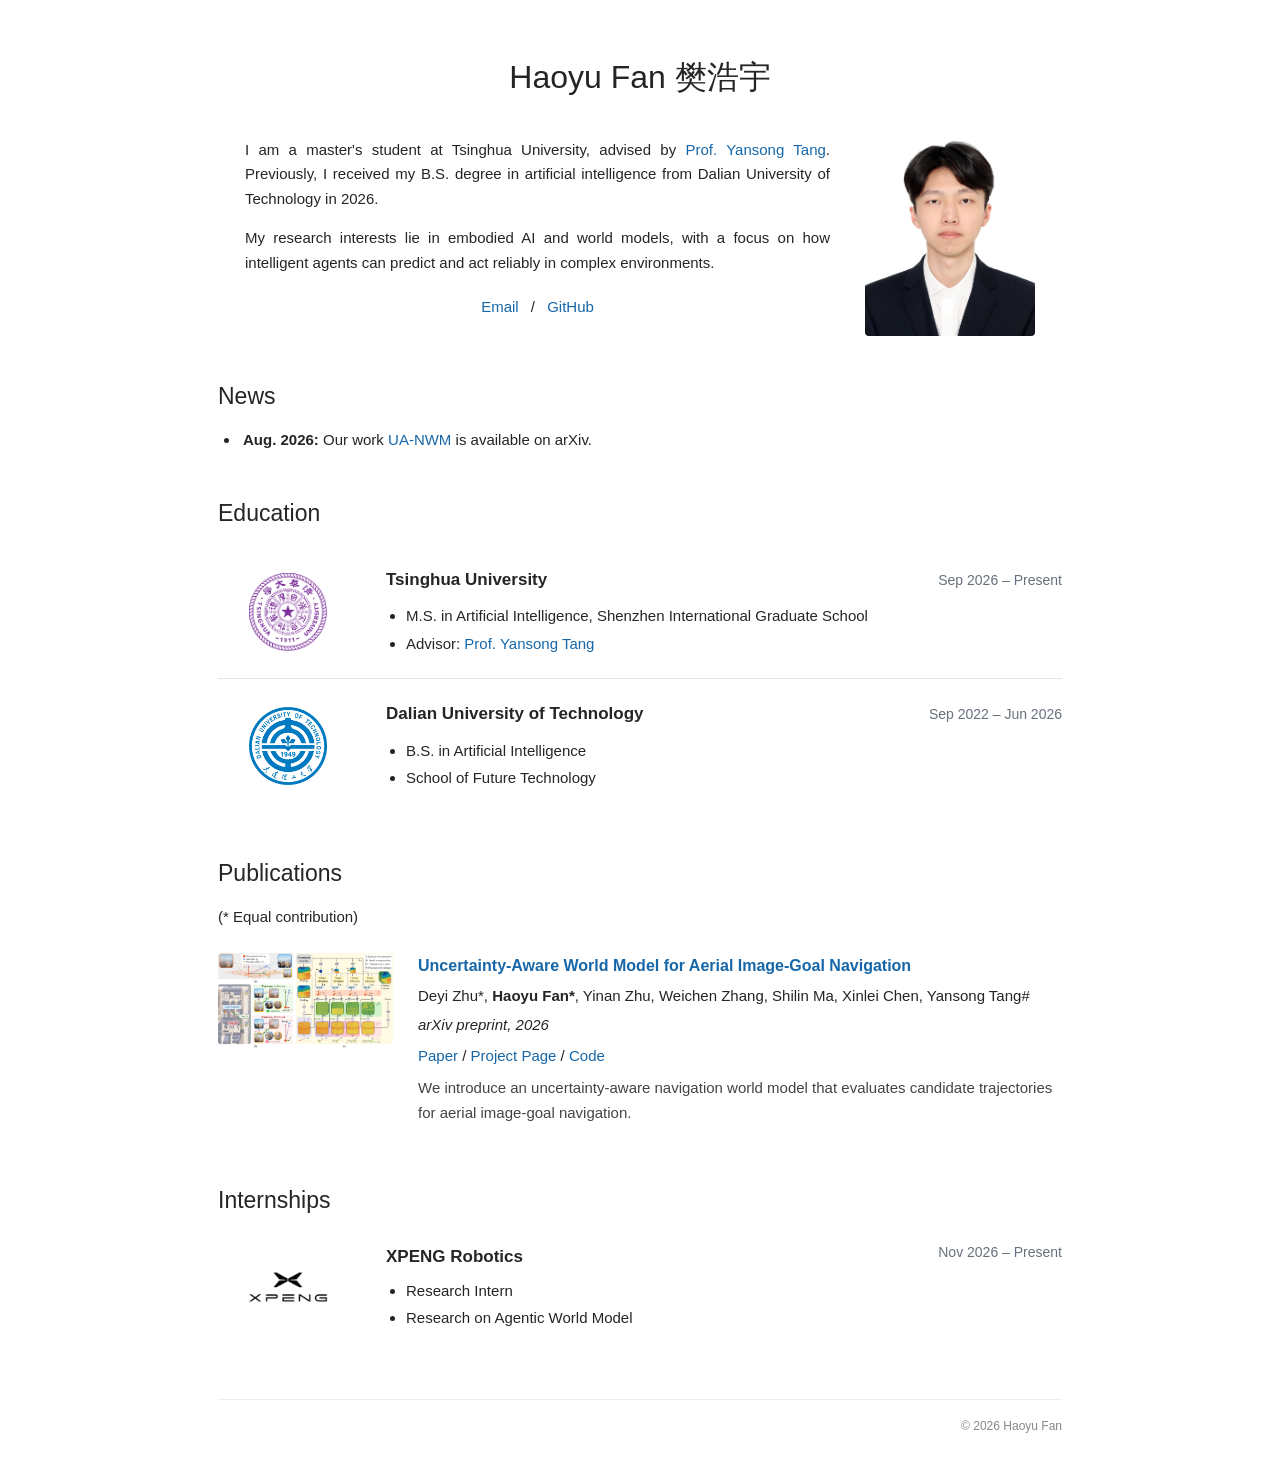
<file: index.html>
<!doctype html>
<html lang="en">
<head>
<meta charset="utf-8"><meta name="viewport" content="width=device-width, initial-scale=1">
<meta name="description" content="Haoyu Fan's academic homepage: embodied AI and world models.">
<title>Haoyu Fan</title>
<link rel="icon" href="favicon.svg" type="image/svg+xml">
<style>
*{box-sizing:border-box}body{margin:0;background:#fff;color:#252525;font-family:Arial,Helvetica,sans-serif;font-size:15px;line-height:1.65}main{max-width:900px;margin:0 auto;padding:58px 28px 35px}a{color:#1767a8;text-decoration:none}a:hover{text-decoration:underline}h1{font-size:32px;line-height:1.2;font-weight:500;margin:0 0 25px;text-align:center}h2{font-size:23px;line-height:1.3;font-weight:500;margin:46px 0 16px}p{margin:0 0 14px}.intro{max-width:790px;margin:auto}.intro-content{display:grid;grid-template-columns:1fr 170px;gap:35px;align-items:center}.portrait{width:170px;height:215px;object-fit:cover;object-position:center 32%;border-radius:4px}.publication img{width:175px;height:auto;display:block}.intro p{text-align:justify}.links{text-align:center;margin-top:20px}.links a{margin:0 8px}.news{padding-left:22px;margin:0}.news li{padding-left:3px}.publication{display:grid;grid-template-columns:175px 1fr;gap:25px;align-items:start;margin-top:23px}.thumbnail{height:118px;background:#f1f5f6;display:flex;align-items:center;justify-content:center;color:#628195;font-size:21px;letter-spacing:.04em;border:1px solid #e3e9ec}.pub-title{font-size:16px;font-weight:700;color:#1767a8}.authors{margin-top:5px}.venue{font-style:italic;margin-top:4px}.pub-links{margin-top:6px}.description{margin-top:8px;color:#444}.entry{display:grid;grid-template-columns:140px 1fr;gap:28px;align-items:center;margin:25px 0 32px}.entry-logo{width:110px;height:110px;object-fit:contain;justify-self:center}.entry-logo.company{width:130px;height:80px}.entry-date{color:#66717c;font-size:14px}.entry-title{font-size:17px;font-weight:700;margin:2px 0}.entry-details{margin:0}.entry-top{display:flex;justify-content:space-between;gap:15px;flex-wrap:wrap}.entry ul{padding-left:20px;margin:6px 0 0}.entry li{margin:3px 0}.education .entry{padding:19px 0;margin:0;grid-template-columns:140px 1fr}.education .entry + .entry{border-top:1px solid #e4e6e8}.education .entry-logo{width:78px;height:78px}.education .entry-top{align-items:baseline}.education .entry ul{margin-top:8px}@media(max-width:600px){.education .entry{grid-template-columns:72px 1fr}.education .entry-logo{width:58px;height:58px}}footer{border-top:1px solid #eee;margin-top:65px;padding-top:17px;text-align:right;color:#888;font-size:12px}@media(max-width:600px){.entry{grid-template-columns:72px 1fr;gap:17px}.entry-logo{width:68px;height:68px}.entry-logo.company{width:72px;height:58px}.intro-content{grid-template-columns:1fr}.portrait{grid-row:1;width:140px;height:175px;justify-self:center}main{padding:40px 22px}h1{font-size:29px}.publication{grid-template-columns:1fr;gap:13px}.thumbnail{width:175px;height:105px}.intro p{text-align:left}h2{margin-top:38px}}
</style>
</head>
<body><main>
<header class="intro">
<h1>Haoyu Fan <span lang="zh">樊浩宇</span></h1>
<div class="intro-content"><div><p>I am a master's student at Tsinghua University, advised by <a href="https://andytang15.github.io/">Prof. Yansong Tang</a>. Previously, I received my B.S. degree in artificial intelligence from Dalian University of Technology in 2026.</p>
<p>My research interests lie in embodied AI and world models, with a focus on how intelligent agents can predict and act reliably in complex environments.</p>
<div class="links"><a href="mailto:fhy20040811@163.com">Email</a> / <a href="https://github.com/FanG0D">GitHub</a></div></div><img class="portrait" src="profile.jpg" alt="Portrait of Haoyu Fan"></div>
</header>
<section><h2>News</h2><ul class="news"><li><strong>Aug. 2026:</strong> Our work <a href="https://duryi.github.io/UA-NWM-Project-Page/">UA-NWM</a> is available on arXiv.</li></ul></section>
<section class="education"><h2>Education</h2>
<article class="entry"><img class="entry-logo" src="tsinghua.png" alt="Tsinghua University emblem"><div><div class="entry-top"><div class="entry-title">Tsinghua University</div><div class="entry-date">Sep 2026 – Present</div></div><ul><li>M.S. in Artificial Intelligence, Shenzhen International Graduate School</li><li>Advisor: <a href="https://andytang15.github.io/">Prof. Yansong Tang</a></li></ul></div></article>
<article class="entry"><img class="entry-logo" src="dut.png" alt="Dalian University of Technology emblem"><div><div class="entry-top"><div class="entry-title">Dalian University of Technology</div><div class="entry-date">Sep 2022 – Jun 2026</div></div><ul><li>B.S. in Artificial Intelligence</li><li>School of Future Technology</li></ul></div></article>
</section>
<section><h2>Publications</h2><p>(* Equal contribution)</p>
<article class="publication"><img src="ua-nwm-figure3.png" alt="Figure 3 from UA-NWM, illustrating uncertainty-aware trajectory scoring and hierarchical error projection"><div><a class="pub-title" href="https://arxiv.org/abs/2608.05597">Uncertainty-Aware World Model for Aerial Image-Goal Navigation</a><div class="authors">Deyi Zhu*, <strong>Haoyu Fan*</strong>, Yinan Zhu, Weichen Zhang, Shilin Ma, Xinlei Chen, Yansong Tang#</div><div class="venue">arXiv preprint, 2026</div><div class="pub-links"><a href="https://arxiv.org/abs/2608.05597">Paper</a> / <a href="https://duryi.github.io/UA-NWM-Project-Page/">Project Page</a> / <a href="https://github.com/DurYi/UA-NWM">Code</a></div><p class="description">We introduce an uncertainty-aware navigation world model that evaluates candidate trajectories for aerial image-goal navigation.</p></div></article>
</section>
<section><h2>Internships</h2><article class="entry"><img class="entry-logo company" src="xpeng.png" alt="XPENG logo"><div><div class="entry-top"><div class="entry-title">XPENG Robotics</div><div class="entry-date">Nov 2026 – Present</div></div><ul><li>Research Intern</li><li>Research on Agentic World Model</li></ul></div></article></section>
<footer>© 2026 Haoyu Fan</footer>
</main></body></html>
</file>
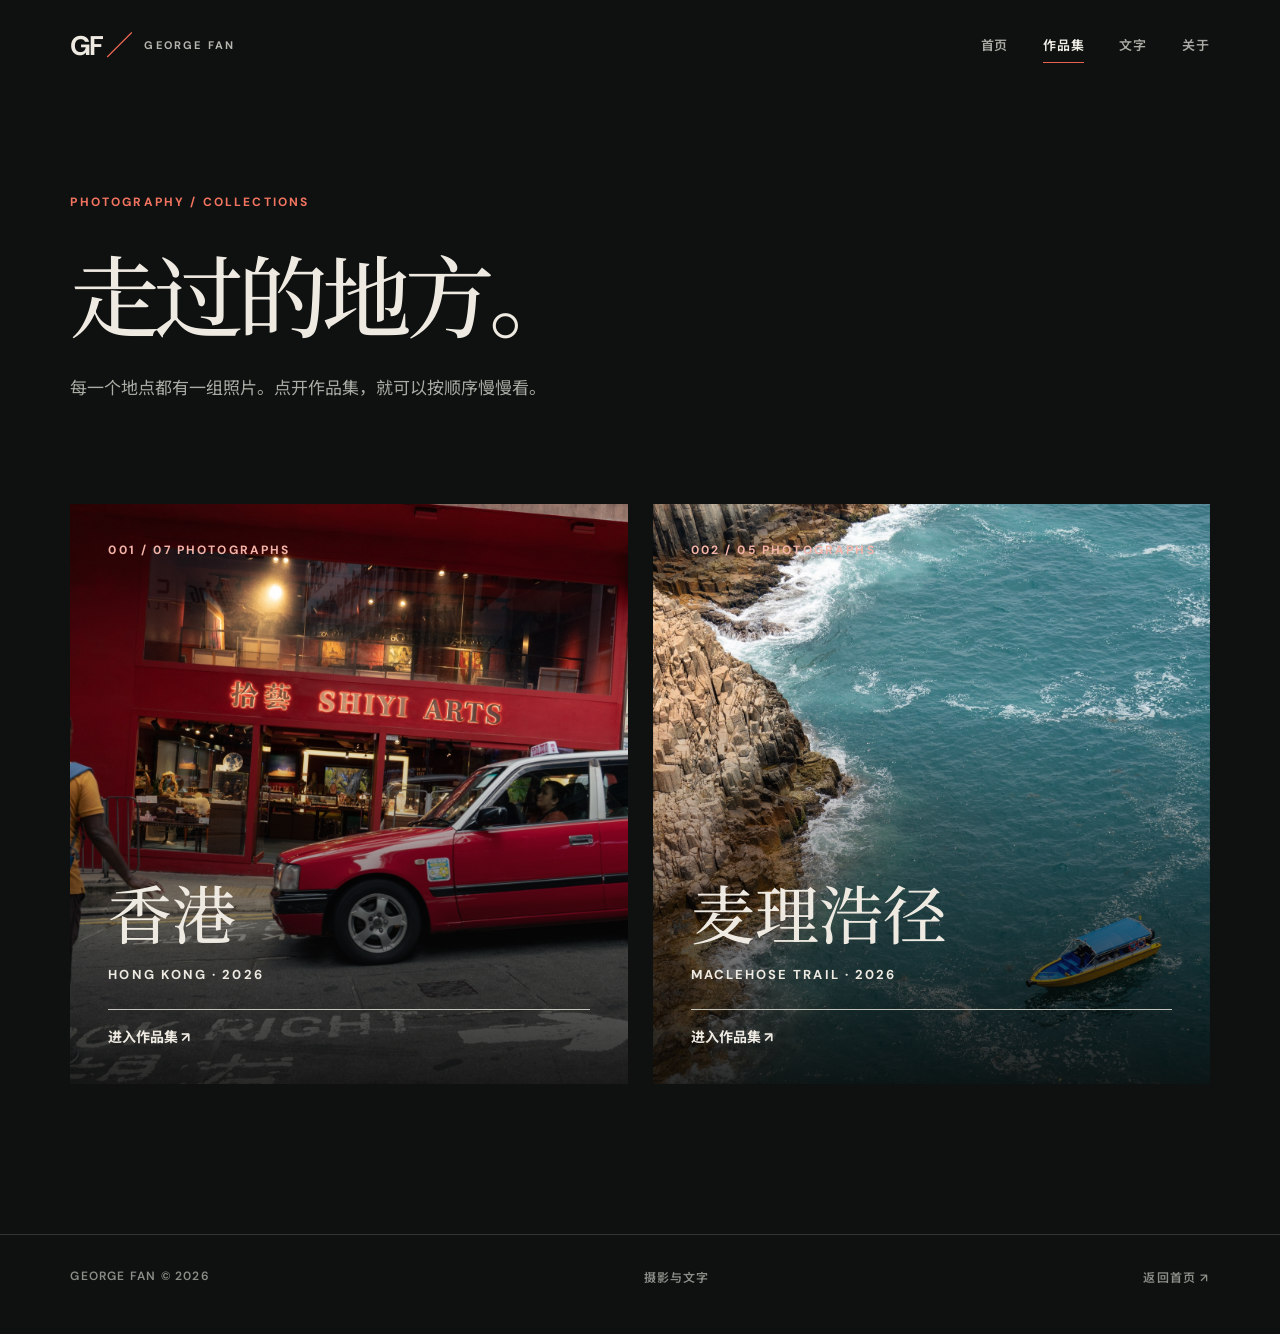
<file: collections.html>
<!doctype html>
<html lang="zh-CN">
<head><meta charset="utf-8"><meta name="viewport" content="width=device-width, initial-scale=1"><meta name="description" content="George Fan 的摄影作品集，按地点整理。"><meta name="theme-color" content="#0f1110"><title>作品集 — George Fan</title><link rel="icon" href="favicon.svg" type="image/svg+xml"><link rel="stylesheet" href="styles.css"></head>
<body>
  <header class="site-header"><a class="site-brand" href="photography.html" aria-label="George Fan 首页">GF<span>／</span><small>GEORGE FAN</small></a><nav aria-label="主导航"><a href="photography.html">首页</a><a class="current" aria-current="page" href="collections.html">作品集</a><a href="writing.html">文字</a><a href="photography.html#about">关于</a></nav></header>
  <main class="inner-main"><div class="page-intro"><span class="eyebrow accent">PHOTOGRAPHY / COLLECTIONS</span><h1>走过的地方。</h1><p>每一个地点都有一组照片。点开作品集，就可以按顺序慢慢看。</p></div><section class="collection-list" aria-label="摄影作品集"><a class="collection-card" href="hong-kong.html"><img src="20260428-DSC06866.jpg" alt="香港街头驶过的红色出租车" loading="lazy"><span class="collection-card-shade"></span><span class="collection-card-count">001 / 07 PHOTOGRAPHS</span><span class="collection-card-title">香港 <small>HONG KONG · 2026</small></span><span class="collection-card-action">进入作品集 ↗</span></a><a class="collection-card" href="maclehose-trail.html"><img src="20260418-DSC06746.jpg" alt="麦理浩径附近的海面、岩岸与小船" loading="lazy"><span class="collection-card-shade"></span><span class="collection-card-count">002 / 05 PHOTOGRAPHS</span><span class="collection-card-title">麦理浩径 <small>MACLEHOSE TRAIL · 2026</small></span><span class="collection-card-action">进入作品集 ↗</span></a></section></main>
  <footer class="site-footer"><span>GEORGE FAN © 2026</span><span>摄影与文字</span><a href="photography.html">返回首页 ↗</a></footer>
</body></html>
</file>
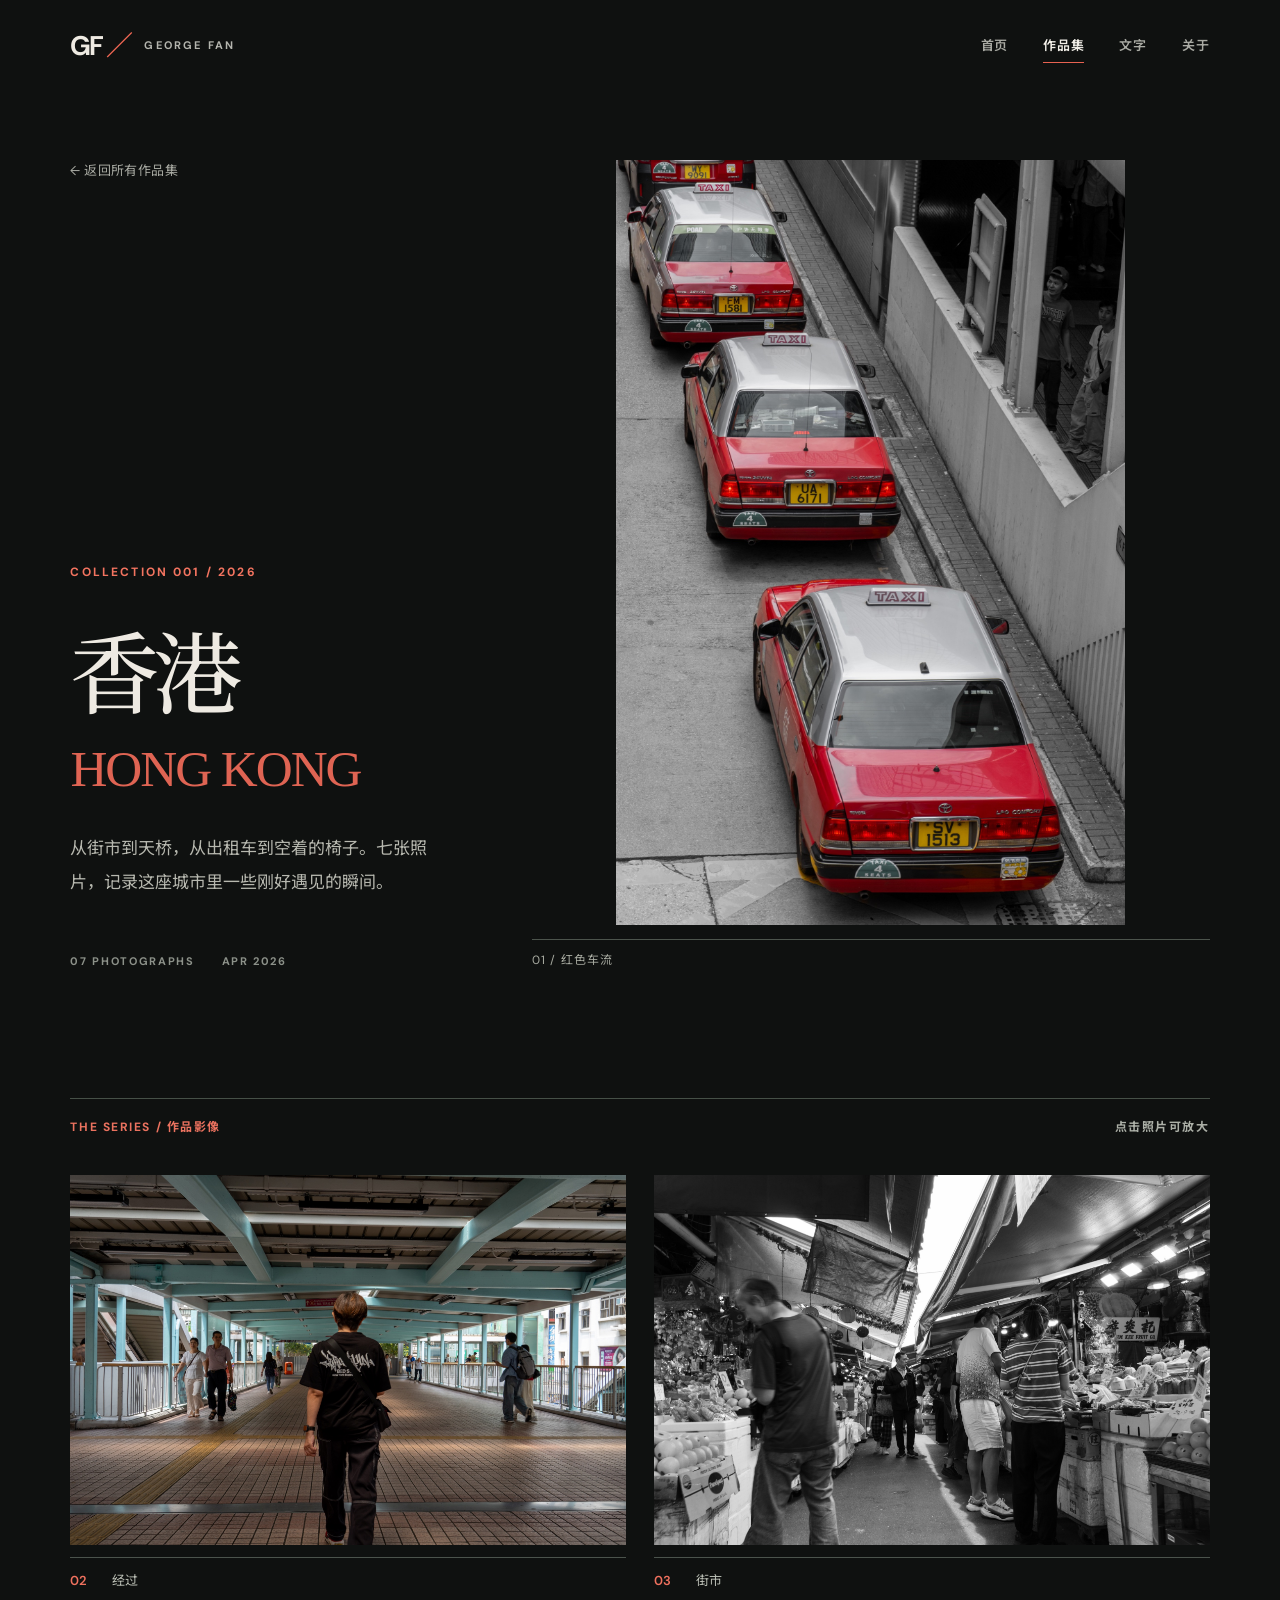
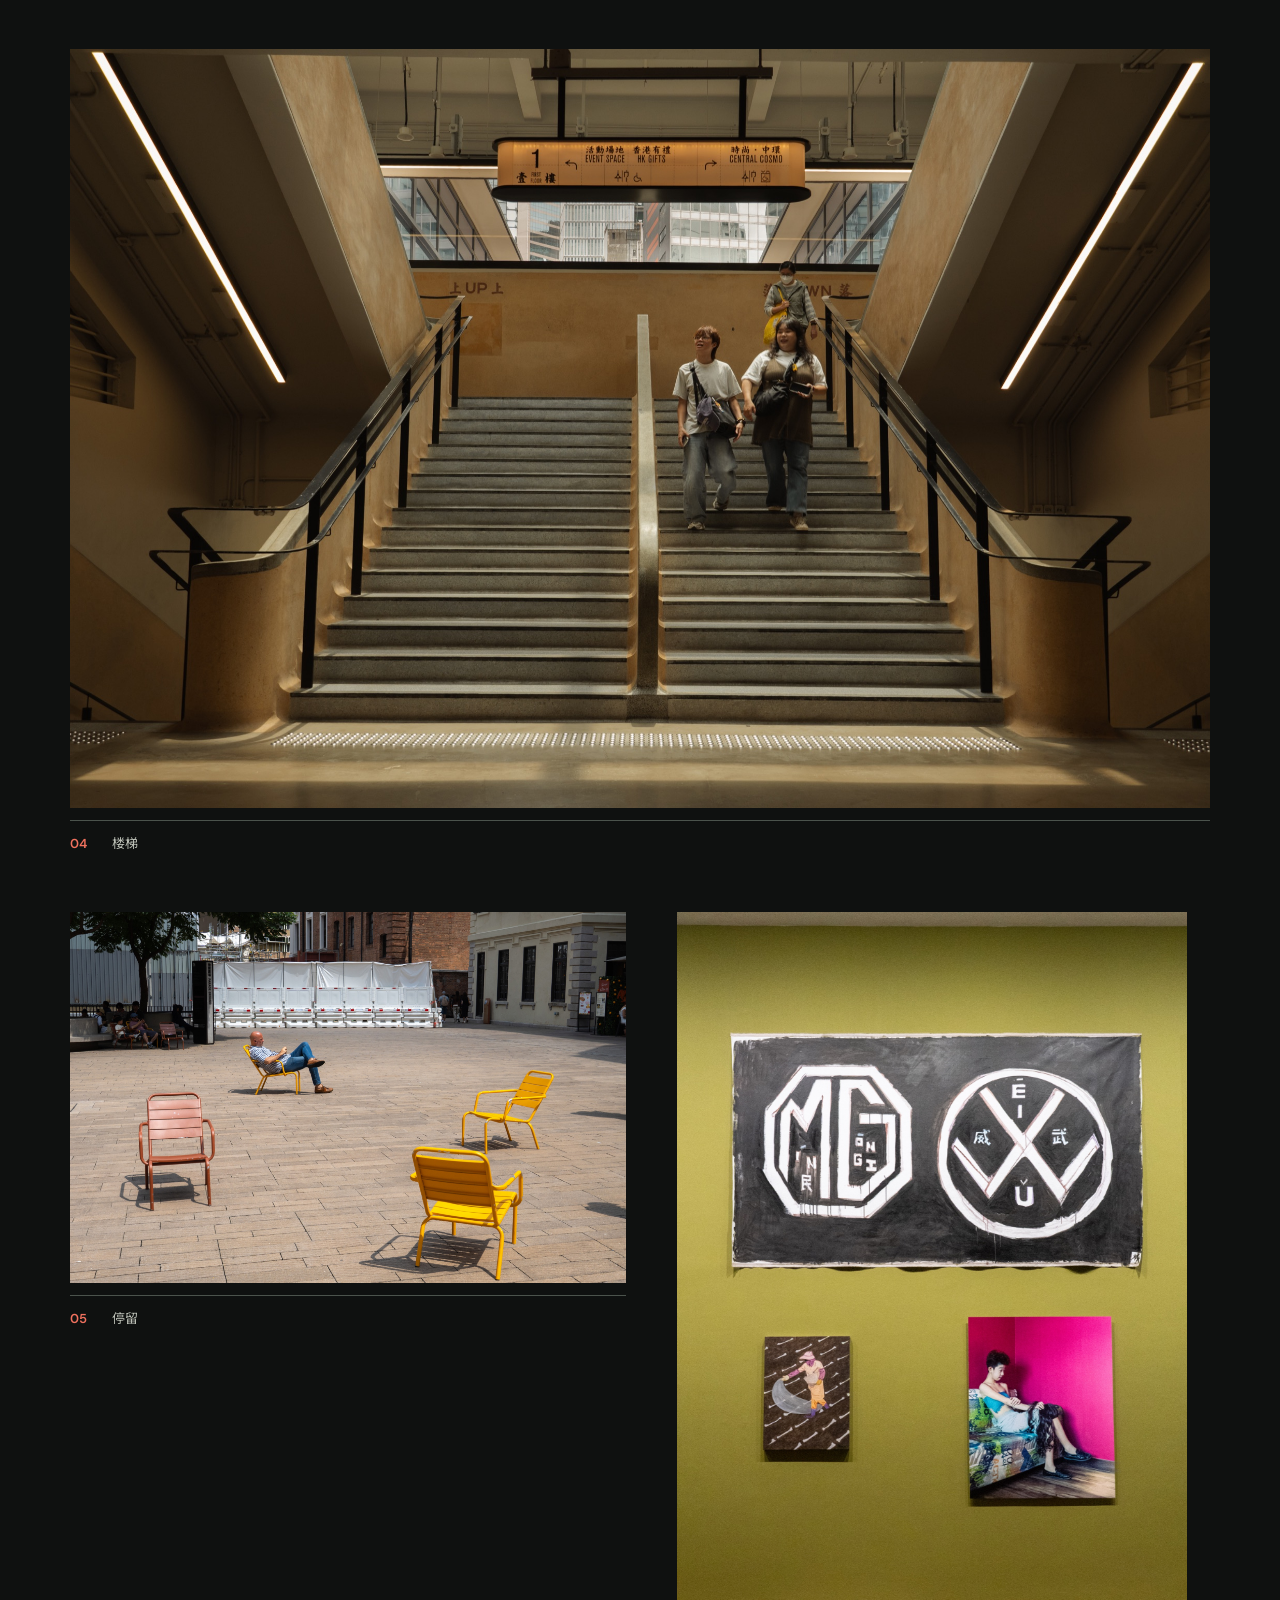
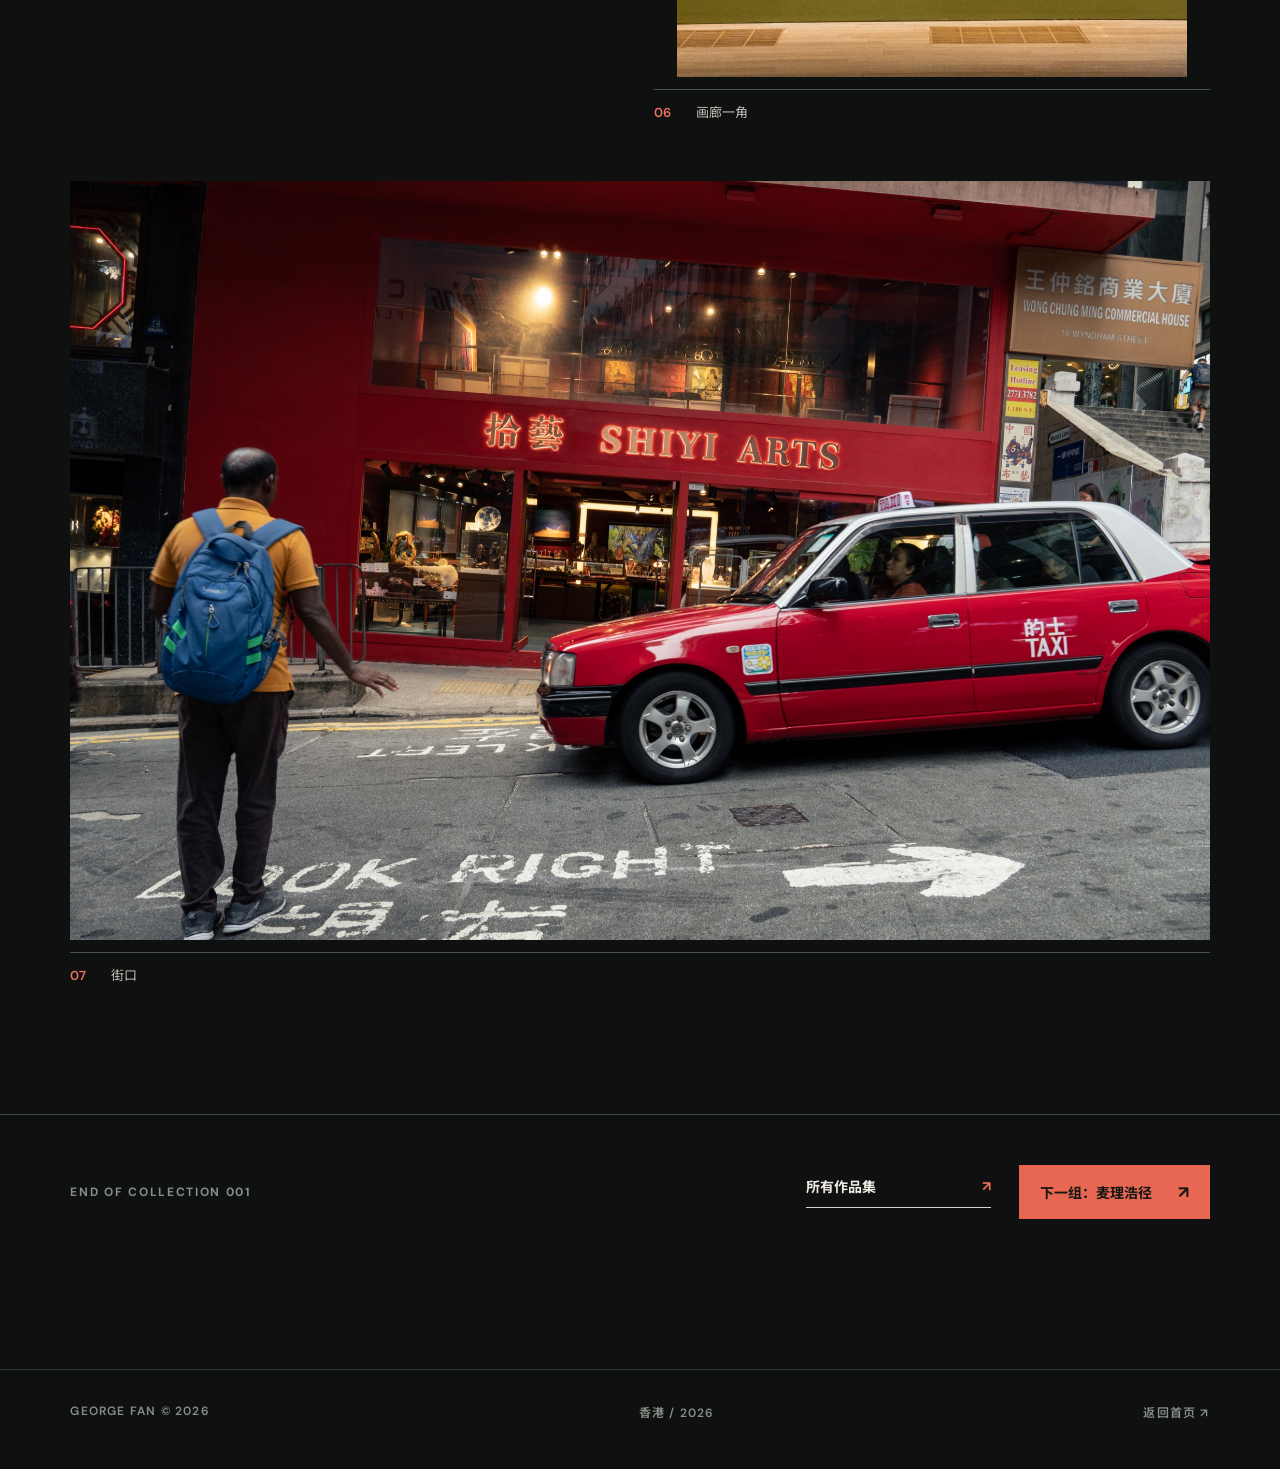
<file: hong-kong.html>
<!doctype html>
<html lang="zh-CN">
<head><meta charset="utf-8"><meta name="viewport" content="width=device-width, initial-scale=1"><meta name="description" content="George Fan 的香港摄影作品集：街道、行人和城市里的短暂停留。"><meta name="theme-color" content="#0f1110"><title>香港 — 摄影作品集 · George Fan</title><link rel="icon" href="favicon.svg" type="image/svg+xml"><link rel="stylesheet" href="styles.css"></head>
<body>
  <header class="site-header"><a class="site-brand" href="photography.html" aria-label="George Fan 首页">GF<span>／</span><small>GEORGE FAN</small></a><nav aria-label="主导航"><a href="photography.html">首页</a><a class="current" aria-current="page" href="collections.html">作品集</a><a href="writing.html">文字</a><a href="photography.html#about">关于</a></nav></header>
  <main><div class="detail-hero"><div class="detail-hero-copy"><a class="breadcrumb" href="collections.html">← 返回所有作品集</a><span class="eyebrow accent">COLLECTION 001 / 2026</span><h1>香港<span>HONG KONG</span></h1><p>从街市到天桥，从出租车到空着的椅子。七张照片，记录这座城市里一些刚好遇见的瞬间。</p><div class="detail-meta"><span>07 PHOTOGRAPHS</span><span>APR 2026</span></div></div><figure class="detail-hero-image"><button class="photo-button" type="button" data-full="20260427-DSC06770.jpg" data-caption="01 / 红色车流" aria-label="放大照片：红色车流"><img src="20260427-DSC06770.jpg" alt="俯瞰香港街道上的三辆红色出租车" fetchpriority="high"></button><figcaption>01 / 红色车流</figcaption></figure></div>
    <section class="gallery-section"><div class="gallery-heading"><span>THE SERIES / 作品影像</span><span>点击照片可放大</span></div><div class="photo-gallery">
      <figure class="gallery-item gallery-landscape"><button class="photo-button" type="button" data-full="20260427-DSC06776.jpg" data-caption="02 / 经过" aria-label="放大照片：经过"><img src="20260427-DSC06776.jpg" alt="青绿色天桥上走过的人" loading="lazy"></button><figcaption><b>02</b> 经过</figcaption></figure>
      <figure class="gallery-item gallery-landscape"><button class="photo-button" type="button" data-full="20260427-DSC06778.jpg" data-caption="03 / 街市" aria-label="放大照片：街市"><img src="20260427-DSC06778.jpg" alt="黑白照片中的街市摊位与行人" loading="lazy"></button><figcaption><b>03</b> 街市</figcaption></figure>
      <figure class="gallery-item gallery-full"><button class="photo-button" type="button" data-full="20260428-DSC06804.jpg" data-caption="04 / 楼梯" aria-label="放大照片：楼梯"><img src="20260428-DSC06804.jpg" alt="在暖光中的楼梯上行走的人" loading="lazy"></button><figcaption><b>04</b> 楼梯</figcaption></figure>
      <figure class="gallery-item gallery-landscape"><button class="photo-button" type="button" data-full="20260428-DSC06838.jpg" data-caption="05 / 停留" aria-label="放大照片：停留"><img src="20260428-DSC06838.jpg" alt="广场上的彩色椅子与坐着的人" loading="lazy"></button><figcaption><b>05</b> 停留</figcaption></figure>
      <figure class="gallery-item gallery-portrait"><button class="photo-button" type="button" data-full="20260428-DSC06851.jpg" data-caption="06 / 画廊一角" aria-label="放大照片：画廊一角"><img src="20260428-DSC06851.jpg" alt="橄榄色墙上陈列的艺术作品" loading="lazy"></button><figcaption><b>06</b> 画廊一角</figcaption></figure>
      <figure class="gallery-item gallery-full"><button class="photo-button" type="button" data-full="20260428-DSC06866.jpg" data-caption="07 / 街口" aria-label="放大照片：街口"><img src="20260428-DSC06866.jpg" alt="红色出租车驶过香港街头" loading="lazy"></button><figcaption><b>07</b> 街口</figcaption></figure>
    </div></section><div class="end-navigation"><span>END OF COLLECTION 001</span><div><a class="line-link" href="collections.html">所有作品集 <span aria-hidden="true">↗</span></a><a class="solid-link" href="maclehose-trail.html">下一组：麦理浩径 <span aria-hidden="true">↗</span></a></div></div>
  </main>
  <dialog class="photo-dialog" aria-label="照片放大查看"><button class="dialog-close" type="button" aria-label="关闭照片">×</button><button class="dialog-prev" type="button" aria-label="上一张照片">←</button><img alt=""><button class="dialog-next" type="button" aria-label="下一张照片">→</button><p></p></dialog>
  <footer class="site-footer"><span>GEORGE FAN © 2026</span><span>香港 / 2026</span><a href="photography.html">返回首页 ↗</a></footer><script src="site.js"></script>
</body></html>
</file>
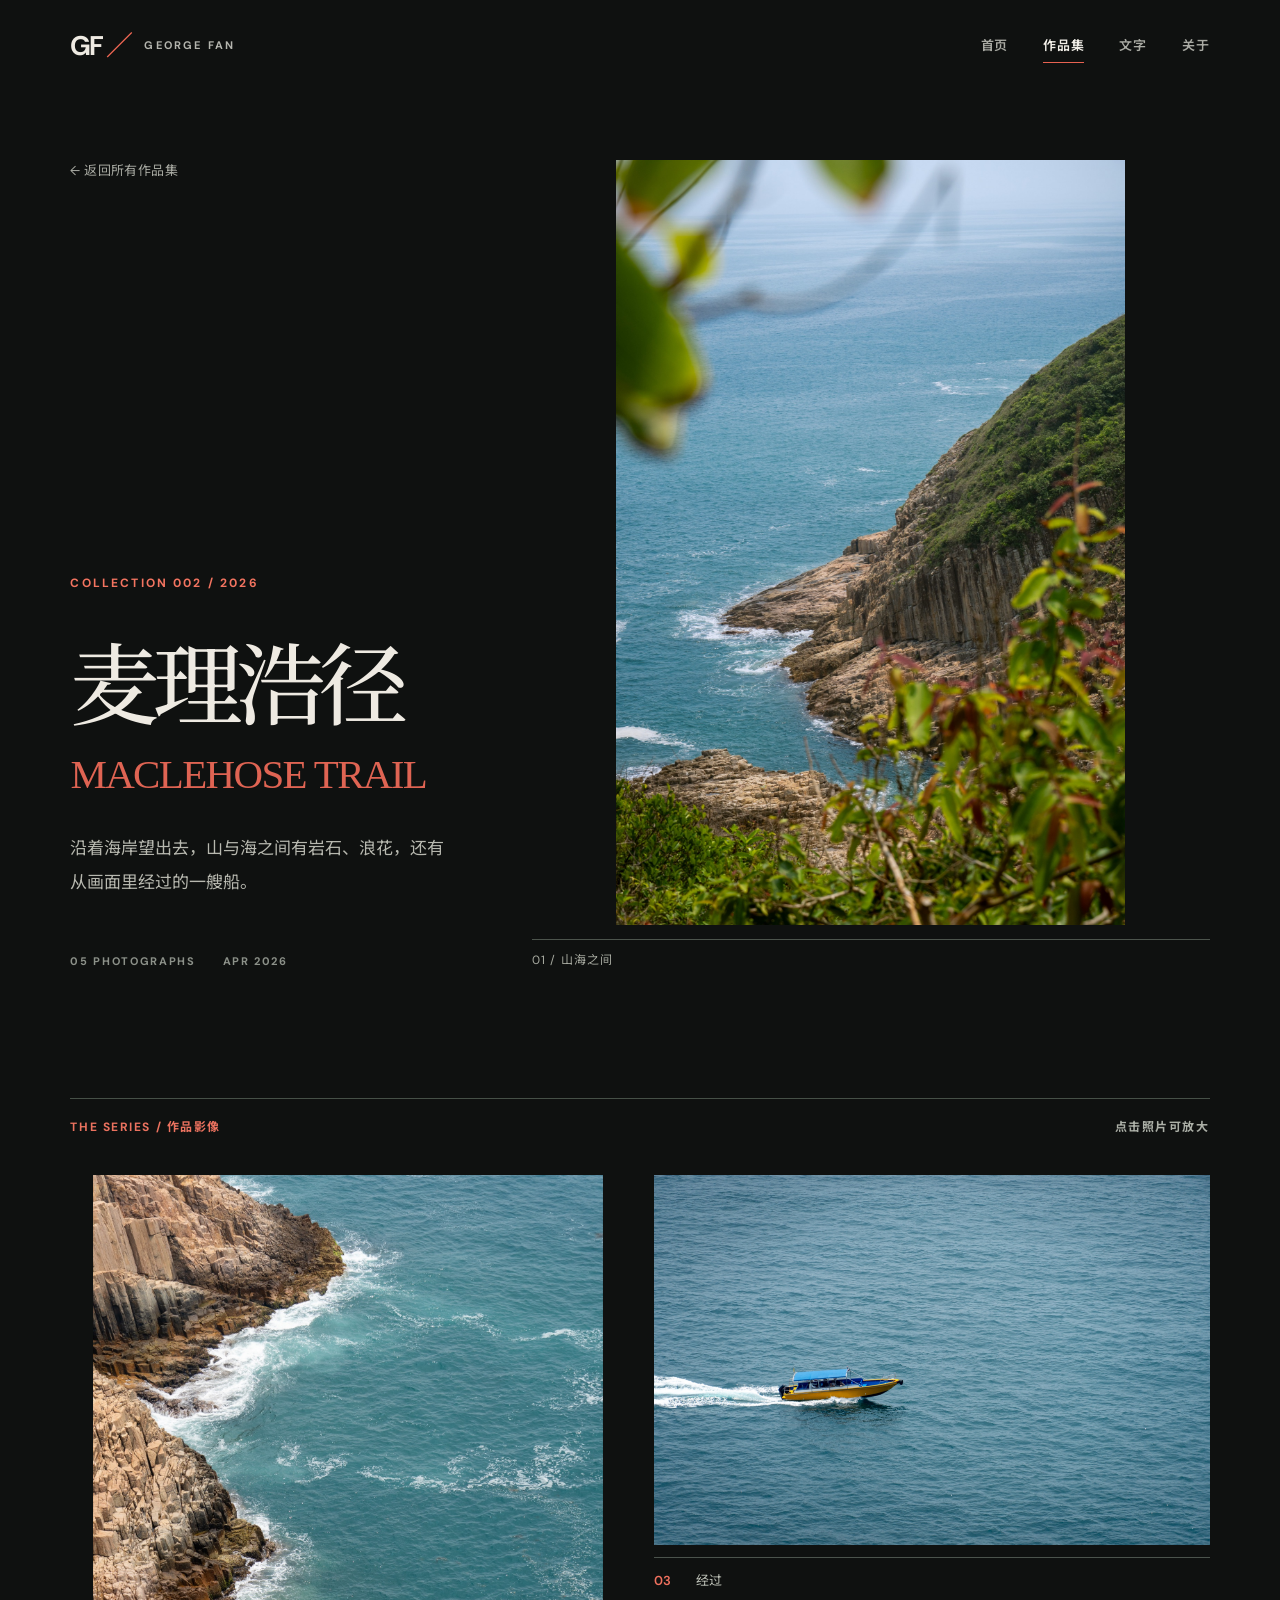
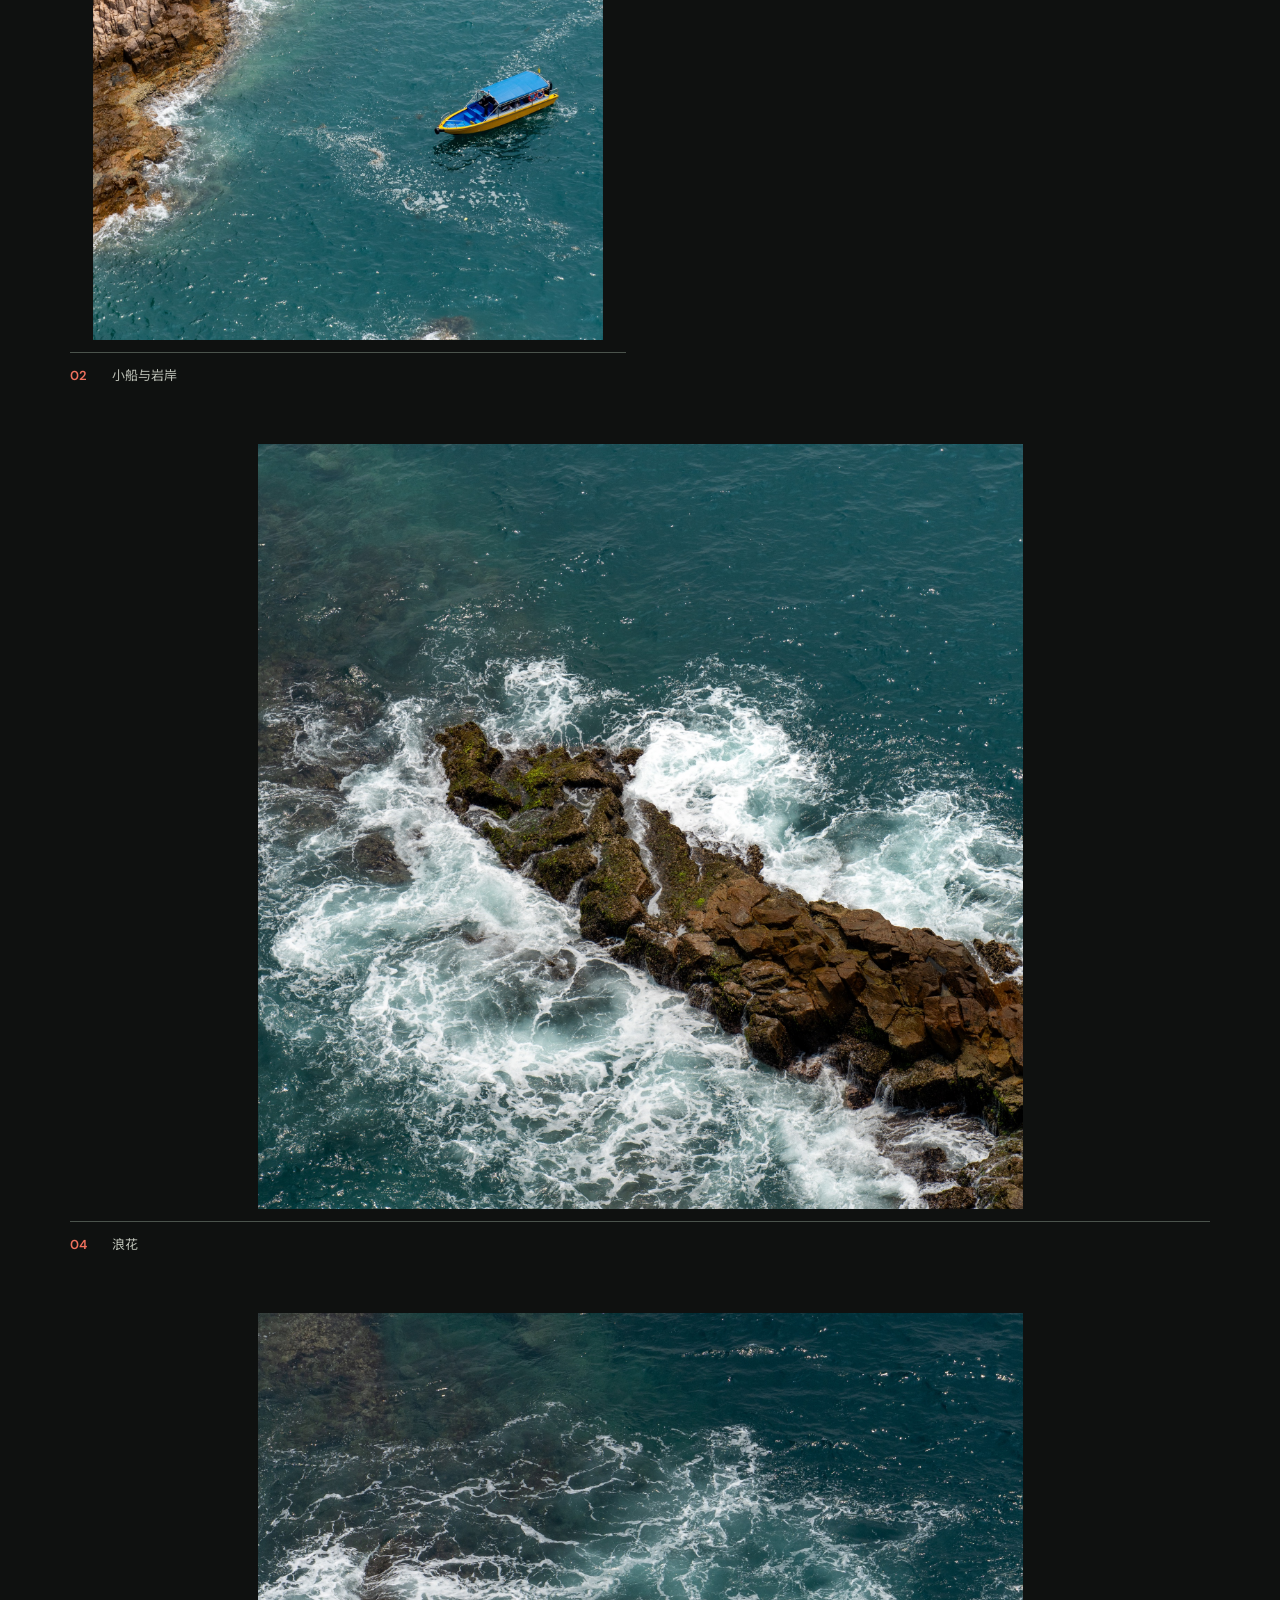
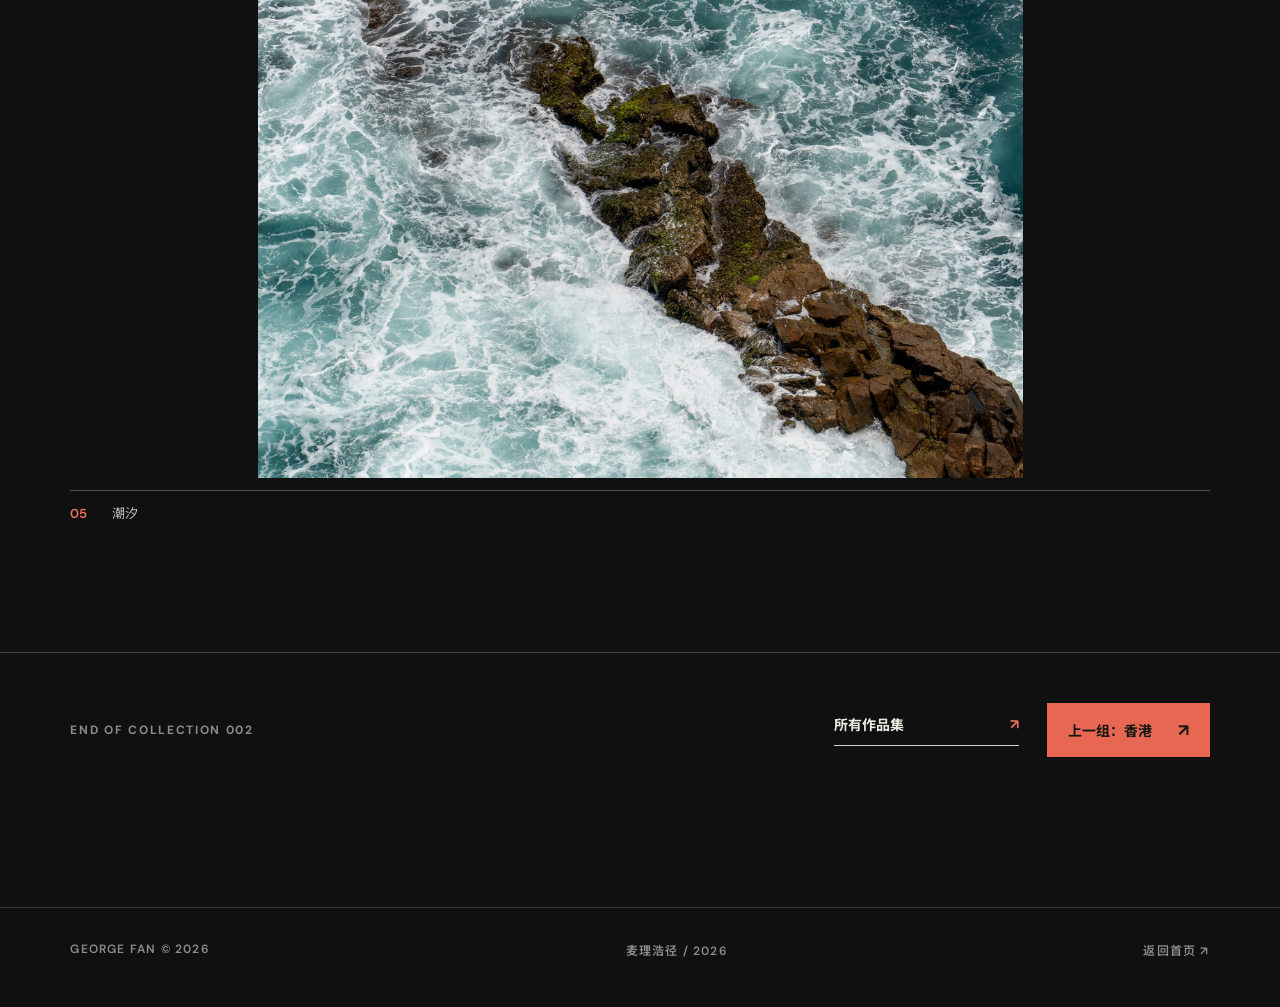
<file: maclehose-trail.html>
<!doctype html>
<html lang="zh-CN">
<head><meta charset="utf-8"><meta name="viewport" content="width=device-width, initial-scale=1"><meta name="description" content="George Fan 的麦理浩径摄影作品集：海岸、岩石与经过的小船。"><meta name="theme-color" content="#0f1110"><title>麦理浩径 — 摄影作品集 · George Fan</title><link rel="icon" href="favicon.svg" type="image/svg+xml"><link rel="stylesheet" href="styles.css"></head>
<body>
  <header class="site-header"><a class="site-brand" href="photography.html" aria-label="George Fan 首页">GF<span>／</span><small>GEORGE FAN</small></a><nav aria-label="主导航"><a href="photography.html">首页</a><a class="current" aria-current="page" href="collections.html">作品集</a><a href="writing.html">文字</a><a href="photography.html#about">关于</a></nav></header>
  <main><div class="detail-hero trail-detail"><div class="detail-hero-copy"><a class="breadcrumb" href="collections.html">← 返回所有作品集</a><span class="eyebrow accent">COLLECTION 002 / 2026</span><h1>麦理浩径<span>MACLEHOSE TRAIL</span></h1><p>沿着海岸望出去，山与海之间有岩石、浪花，还有从画面里经过的一艘船。</p><div class="detail-meta"><span>05 PHOTOGRAPHS</span><span>APR 2026</span></div></div><figure class="detail-hero-image"><button class="photo-button" type="button" data-full="20260418-DSC06717.jpg" data-caption="01 / 山海之间" aria-label="放大照片：山海之间"><img src="20260418-DSC06717.jpg" alt="树叶之间望见麦理浩径附近的海岸与山坡" fetchpriority="high"></button><figcaption>01 / 山海之间</figcaption></figure></div>
    <section class="gallery-section"><div class="gallery-heading"><span>THE SERIES / 作品影像</span><span>点击照片可放大</span></div><div class="photo-gallery">
      <figure class="gallery-item gallery-portrait"><button class="photo-button" type="button" data-full="20260418-DSC06746.jpg" data-caption="02 / 小船与岩岸" aria-label="放大照片：小船与岩岸"><img src="20260418-DSC06746.jpg" alt="岩岸旁蓝黄相间的小船" loading="lazy"></button><figcaption><b>02</b> 小船与岩岸</figcaption></figure>
      <figure class="gallery-item gallery-landscape"><button class="photo-button" type="button" data-full="20260418-DSC06754.jpg" data-caption="03 / 经过" aria-label="放大照片：经过"><img src="20260418-DSC06754.jpg" alt="小船驶过广阔的蓝色海面" loading="lazy"></button><figcaption><b>03</b> 经过</figcaption></figure>
      <figure class="gallery-item gallery-full"><button class="photo-button" type="button" data-full="20260418-DSC06757.jpg" data-caption="04 / 浪花" aria-label="放大照片：浪花"><img src="20260418-DSC06757.jpg" alt="浪花拍打海中的岩石" loading="lazy"></button><figcaption><b>04</b> 浪花</figcaption></figure>
      <figure class="gallery-item gallery-full"><button class="photo-button" type="button" data-full="20260418-DSC06765.jpg" data-caption="05 / 潮汐" aria-label="放大照片：潮汐"><img src="20260418-DSC06765.jpg" alt="从高处俯瞰海浪围绕岩石" loading="lazy"></button><figcaption><b>05</b> 潮汐</figcaption></figure>
    </div></section><div class="end-navigation"><span>END OF COLLECTION 002</span><div><a class="line-link" href="collections.html">所有作品集 <span aria-hidden="true">↗</span></a><a class="solid-link" href="hong-kong.html">上一组：香港 <span aria-hidden="true">↗</span></a></div></div>
  </main>
  <dialog class="photo-dialog" aria-label="照片放大查看"><button class="dialog-close" type="button" aria-label="关闭照片">×</button><button class="dialog-prev" type="button" aria-label="上一张照片">←</button><img alt=""><button class="dialog-next" type="button" aria-label="下一张照片">→</button><p></p></dialog>
  <footer class="site-footer"><span>GEORGE FAN © 2026</span><span>麦理浩径 / 2026</span><a href="photography.html">返回首页 ↗</a></footer><script src="site.js"></script>
</body></html>
</file>
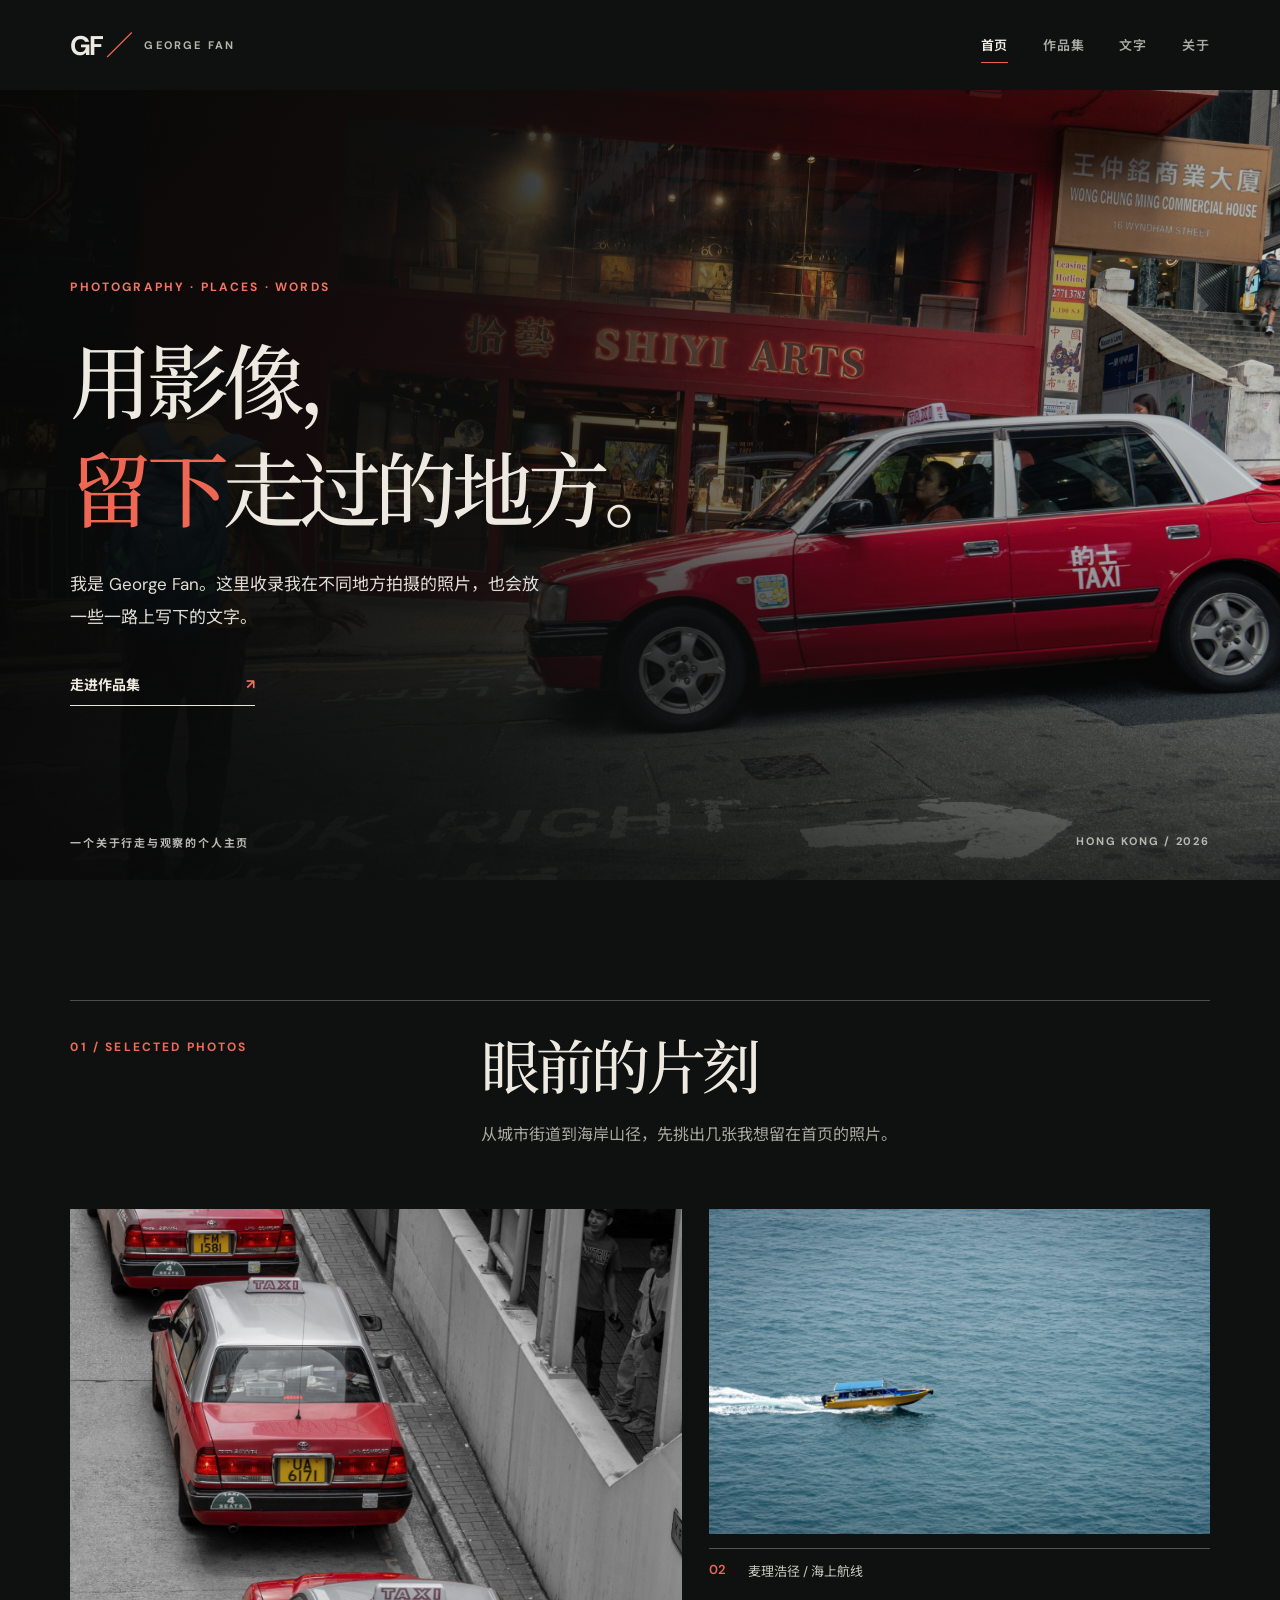
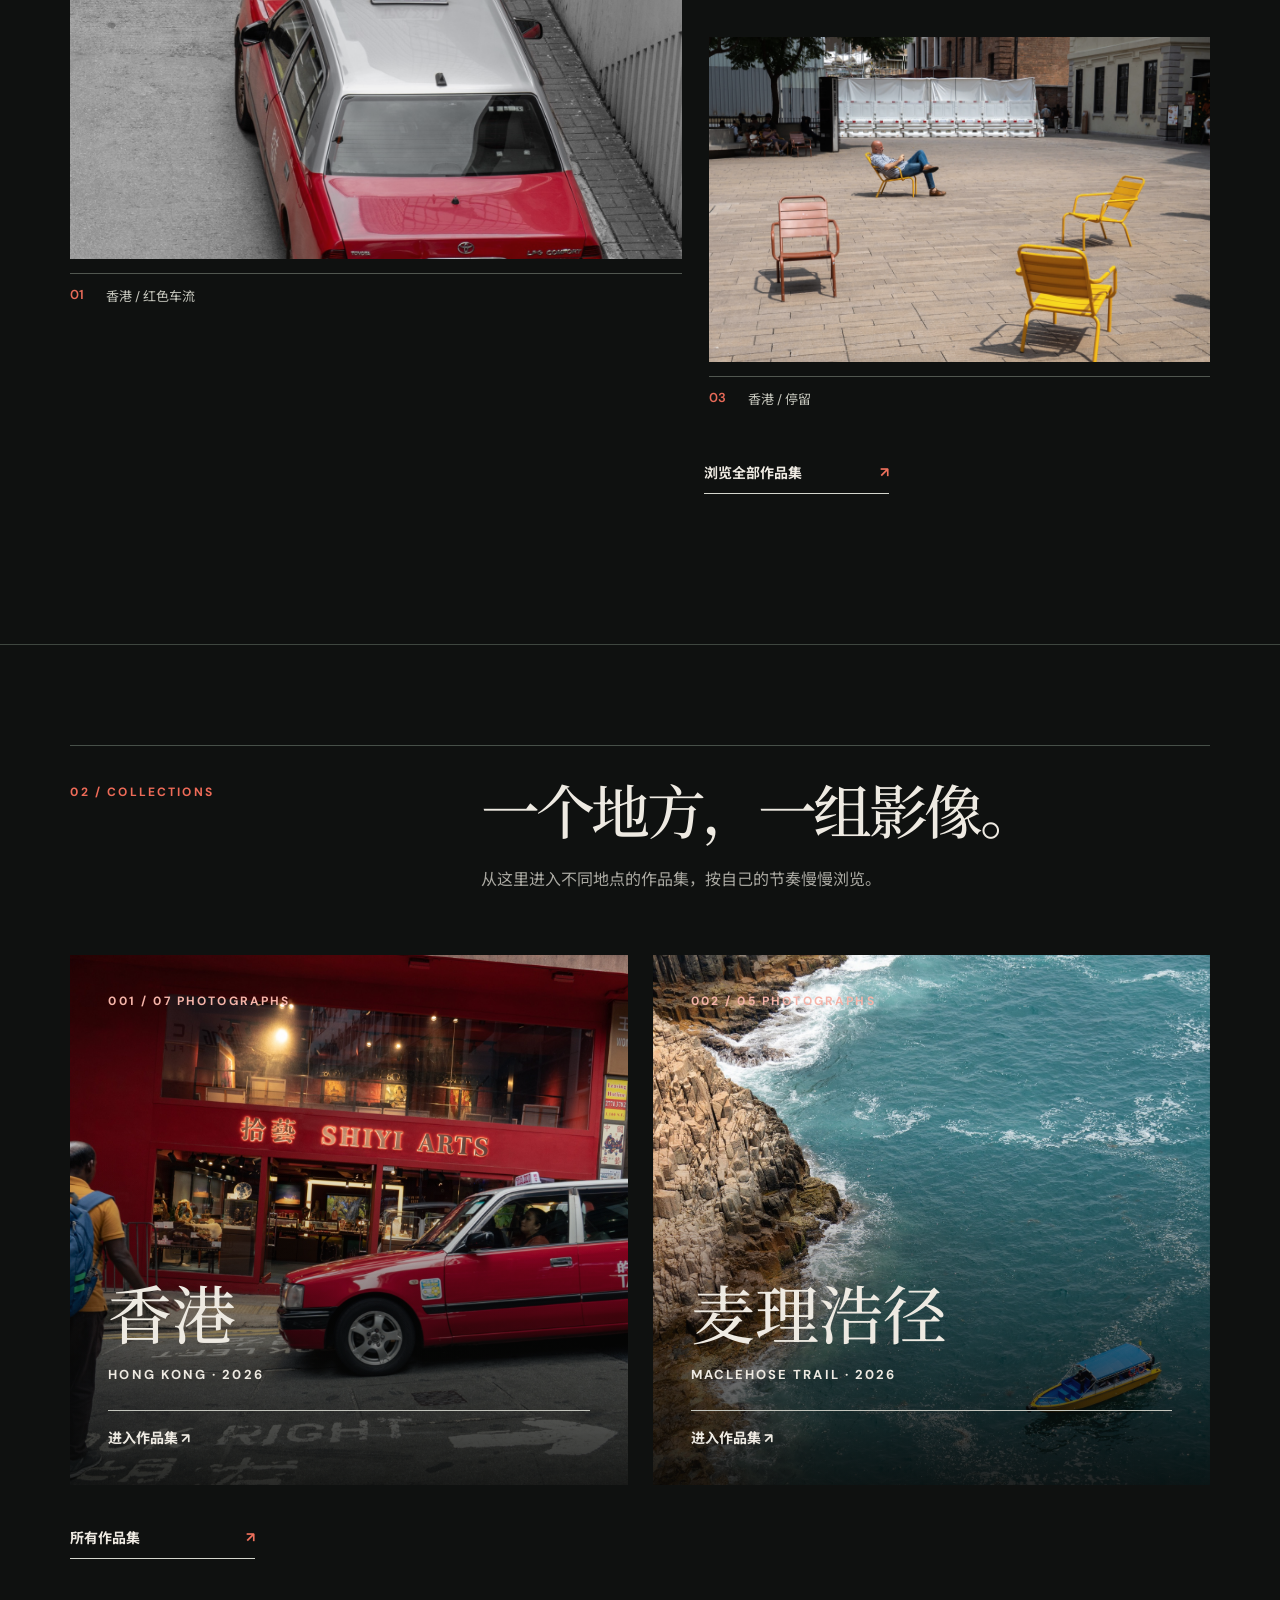
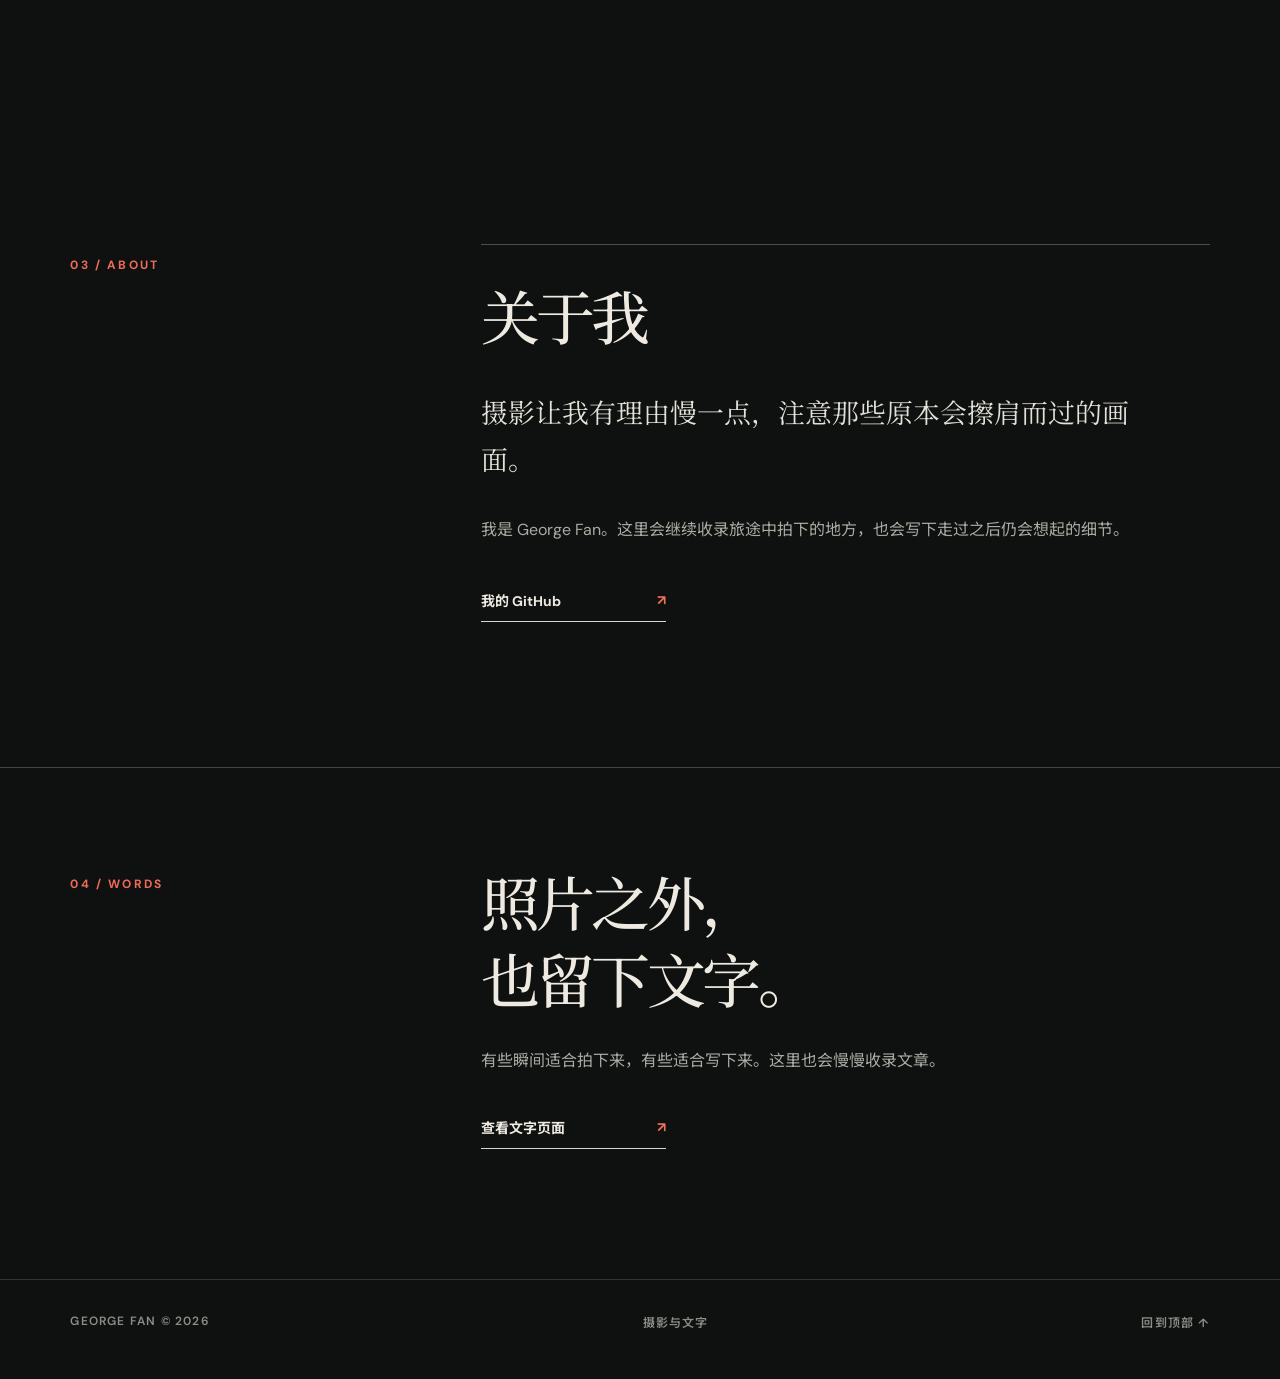
<file: photography.html>
<!doctype html>
<html lang="zh-CN">
<head>
  <meta charset="utf-8"><meta name="viewport" content="width=device-width, initial-scale=1">
  <meta name="description" content="George Fan 的摄影与文字。收录旅途中拍摄的照片和写下的片刻。">
  <meta name="theme-color" content="#0f1110">
  <title>George Fan — 摄影与文字</title>
  <link rel="icon" href="favicon.svg" type="image/svg+xml"><link rel="stylesheet" href="styles.css">
</head>
<body>
  <header class="site-header"><a class="site-brand" href="photography.html" aria-label="George Fan 首页">GF<span>／</span><small>GEORGE FAN</small></a><nav aria-label="主导航"><a class="current" aria-current="page" href="photography.html">首页</a><a href="collections.html">作品集</a><a href="writing.html">文字</a><a href="#about">关于</a></nav></header>
  <main>
    <section class="home-hero" id="top">
      <img class="home-hero-image" src="20260428-DSC06866.jpg" alt="红色出租车驶过香港街头" width="2200" height="1467" fetchpriority="high">
      <div class="home-hero-scrim"></div>
      <div class="home-hero-inner"><span class="eyebrow accent">PHOTOGRAPHY · PLACES · WORDS</span><h1>用影像，<br><em>留下</em>走过的地方。</h1><p>我是 George Fan。这里收录我在不同地方拍摄的照片，也会放一些一路上写下的文字。</p><a class="line-link light" href="collections.html">走进作品集 <span aria-hidden="true">↗</span></a></div>
      <div class="hero-bottom"><span>一个关于行走与观察的个人主页</span><span>HONG KONG / 2026</span></div>
    </section>
    <section class="section featured-section" id="featured"><div class="section-top"><span class="section-index">01 / SELECTED PHOTOS</span><div><h2>眼前的片刻</h2><p>从城市街道到海岸山径，先挑出几张我想留在首页的照片。</p></div></div><div class="featured-grid"><a class="featured-photo featured-one" href="hong-kong.html"><img src="20260427-DSC06770.jpg" alt="俯瞰香港街道上的红色出租车" loading="lazy"><span><b>01</b> 香港 / 红色车流</span></a><a class="featured-photo featured-two" href="maclehose-trail.html"><img src="20260418-DSC06754.jpg" alt="小船行驶在蓝色海面上" loading="lazy"><span><b>02</b> 麦理浩径 / 海上航线</span></a><a class="featured-photo featured-three" href="hong-kong.html"><img src="20260428-DSC06838.jpg" alt="广场上的彩色椅子与坐着的人" loading="lazy"><span><b>03</b> 香港 / 停留</span></a></div><a class="line-link" href="collections.html">浏览全部作品集 <span aria-hidden="true">↗</span></a></section>
    <section class="section home-collections"><div class="section-top"><span class="section-index">02 / COLLECTIONS</span><div><h2>一个地方，一组影像。</h2><p>从这里进入不同地点的作品集，按自己的节奏慢慢浏览。</p></div></div><div class="home-collection-grid"><a class="collection-card" href="hong-kong.html"><img src="20260428-DSC06866.jpg" alt="香港街头驶过的红色出租车" loading="lazy"><span class="collection-card-shade"></span><span class="collection-card-count">001 / 07 PHOTOGRAPHS</span><span class="collection-card-title">香港 <small>HONG KONG · 2026</small></span><span class="collection-card-action">进入作品集 ↗</span></a><a class="collection-card" href="maclehose-trail.html"><img src="20260418-DSC06746.jpg" alt="麦理浩径附近的海面、岩岸与小船" loading="lazy"><span class="collection-card-shade"></span><span class="collection-card-count">002 / 05 PHOTOGRAPHS</span><span class="collection-card-title">麦理浩径 <small>MACLEHOSE TRAIL · 2026</small></span><span class="collection-card-action">进入作品集 ↗</span></a></div><a class="line-link" href="collections.html">所有作品集 <span aria-hidden="true">↗</span></a></section>
    <section class="section about-section" id="about"><span class="section-index">03 / ABOUT</span><div><h2>关于我</h2><p class="about-lead">摄影让我有理由慢一点，注意那些原本会擦肩而过的画面。</p><p>我是 George Fan。这里会继续收录旅途中拍下的地方，也会写下走过之后仍会想起的细节。</p><a class="line-link" href="https://github.com/FanG0D" target="_blank" rel="noopener noreferrer">我的 GitHub <span aria-hidden="true">↗</span></a></div></section>
    <section class="section words-teaser"><span class="section-index">04 / WORDS</span><div><h2>照片之外，<br>也留下文字。</h2><p>有些瞬间适合拍下来，有些适合写下来。这里也会慢慢收录文章。</p><a class="line-link" href="writing.html">查看文字页面 <span aria-hidden="true">↗</span></a></div></section>
  </main>
  <footer class="site-footer"><span>GEORGE FAN © 2026</span><span>摄影与文字</span><a href="#top">回到顶部 ↑</a></footer>
</body>
</html>
</file>
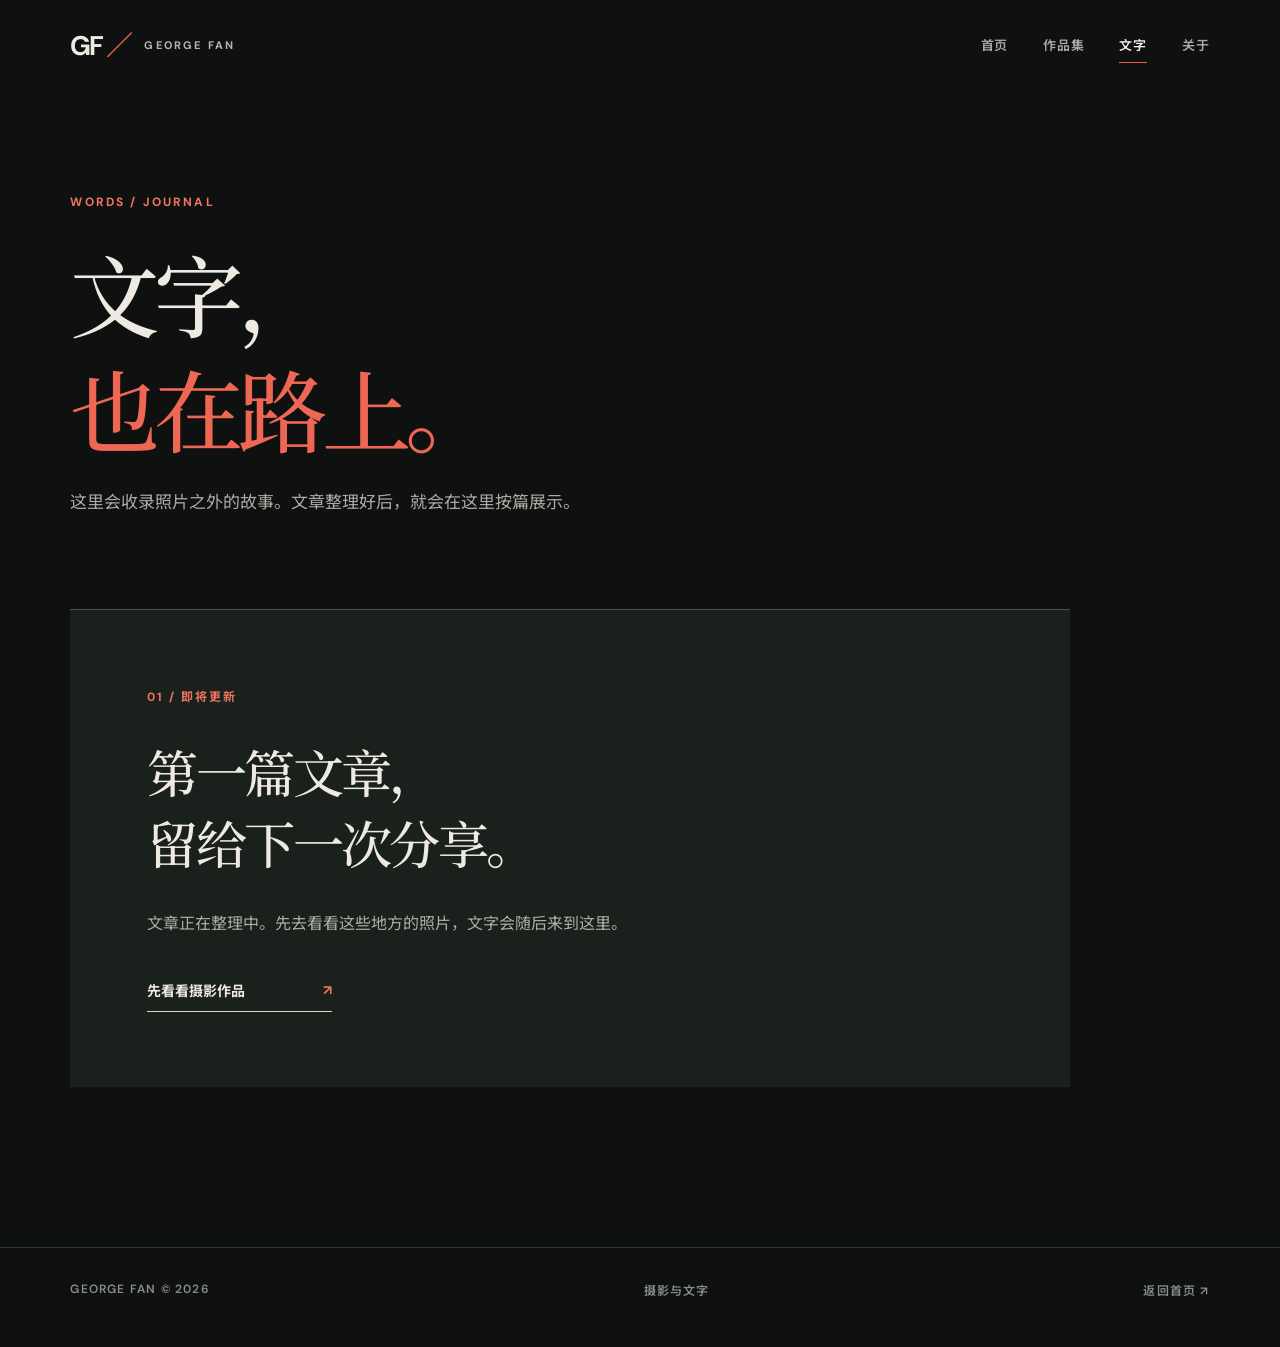
<file: writing.html>
<!doctype html>
<html lang="zh-CN">
<head><meta charset="utf-8"><meta name="viewport" content="width=device-width, initial-scale=1"><meta name="description" content="George Fan 的文字页面。"><meta name="theme-color" content="#0f1110"><title>文字 — George Fan</title><link rel="icon" href="favicon.svg" type="image/svg+xml"><link rel="stylesheet" href="styles.css"></head>
<body>
  <header class="site-header"><a class="site-brand" href="photography.html" aria-label="George Fan 首页">GF<span>／</span><small>GEORGE FAN</small></a><nav aria-label="主导航"><a href="photography.html">首页</a><a href="collections.html">作品集</a><a class="current" aria-current="page" href="writing.html">文字</a><a href="photography.html#about">关于</a></nav></header>
  <main class="inner-main writing-main"><div class="page-intro"><span class="eyebrow accent">WORDS / JOURNAL</span><h1>文字，<br><em>也在路上。</em></h1><p>这里会收录照片之外的故事。文章整理好后，就会在这里按篇展示。</p></div><div class="writing-empty"><span>01 / 即将更新</span><h2>第一篇文章，<br>留给下一次分享。</h2><p>文章正在整理中。先去看看这些地方的照片，文字会随后来到这里。</p><a class="line-link" href="collections.html">先看看摄影作品 <span aria-hidden="true">↗</span></a></div></main>
  <footer class="site-footer"><span>GEORGE FAN © 2026</span><span>摄影与文字</span><a href="photography.html">返回首页 ↗</a></footer>
</body></html>
</file>
<file: styles.css>
@import url('https://fonts.googleapis.com/css2?family=DM+Sans:wght@400;500;600;700&family=Noto+Sans+SC:wght@400;500;600;700&family=Noto+Serif+SC:wght@400;500;600;700&display=swap');
:root{font-family:'DM Sans','Noto Sans SC',sans-serif;color:#eeeae2;background:#0f1110;font-synthesis:none;scroll-behavior:smooth}
*{box-sizing:border-box}body{margin:0}img{display:block;width:100%}a{color:inherit;text-decoration:none}button{font:inherit}figure{margin:0}h1,h2,h3,p{margin-top:0}::selection{background:#ec6a56;color:#111}a:focus-visible,button:focus-visible{outline:3px solid #f07862;outline-offset:4px}
.site-header{height:90px;max-width:1600px;margin:auto;padding:0 5.5%;display:flex;align-items:center;justify-content:space-between;position:relative;z-index:2;background:#0f1110}.site-brand{display:flex;align-items:center;font-weight:700;font-size:27px;letter-spacing:-.1em;line-height:1}.site-brand>span{color:#f26855;margin:0 14px 0 5px}.site-brand small{font-size:11px;letter-spacing:.2em;font-weight:700;color:#b4b5ae}.site-header nav{display:flex;gap:35px;align-items:center;font-size:13px;font-weight:600;letter-spacing:.06em}.site-header nav a{color:#a9aaa3;border-bottom:1px solid transparent;padding:8px 0}.site-header nav a:hover,.site-header nav a.current{color:#f1eee7;border-color:#e76251}.site-footer{max-width:1600px;margin:auto;display:flex;justify-content:space-between;gap:20px;padding:33px 5.5% 48px;border-top:1px solid #303632;color:#898e87;font-size:12px;letter-spacing:.1em;font-weight:600}.site-footer a:hover{color:#f36d59}
.eyebrow,.section-index{font-size:12px;font-weight:700;letter-spacing:.18em}.accent{color:#f37460}.line-link{display:inline-flex;align-items:center;justify-content:space-between;gap:34px;font-size:14px;font-weight:700;border-bottom:1px solid #d5d7ce;padding-bottom:11px;min-width:185px}.line-link span{color:#ee705c}.line-link:hover{color:#f57b67;border-color:#f57b67}.line-link.light{border-color:#e7e5df}.solid-link{background:#e86752;color:#151614;padding:16px 21px;display:inline-flex;align-items:center;justify-content:space-between;gap:26px;font-size:14px;font-weight:700}.solid-link:hover{background:#f78068}.solid-link span{font-size:17px}
.home-hero{height:min(790px,calc(100vh - 90px));min-height:650px;position:relative;overflow:hidden}.home-hero-image{position:absolute;inset:0;width:100%;height:100%;object-fit:cover;object-position:center 57%}.home-hero-scrim{position:absolute;inset:0;background:linear-gradient(90deg,#070807f2 0%,#0c0e0ddb 37%,#0c0e0d55 73%,#0c0e0d22 100%),linear-gradient(0deg,#090b09aa,transparent 44%)}.home-hero-inner{position:relative;z-index:1;max-width:1600px;margin:auto;padding:105px 5.5% 90px;height:100%;display:flex;align-items:flex-start;justify-content:center;flex-direction:column}.home-hero h1{font-family:'Noto Serif SC',serif;font-size:clamp(64px,6.4vw,105px);font-weight:500;line-height:1.32;letter-spacing:-.07em;margin:29px 0 28px}.home-hero h1 em{color:#ef6753;font-style:normal}.home-hero-inner>p{max-width:470px;font-size:17px;line-height:1.95;color:#e1ddd6;margin-bottom:40px}.hero-bottom{position:absolute;z-index:1;bottom:30px;left:5.5%;right:5.5%;display:flex;justify-content:space-between;color:#b7b8b1;font-size:11px;letter-spacing:.16em;font-weight:700}
.section{max-width:1600px;margin:auto;padding-left:5.5%;padding-right:5.5%}.featured-section{padding-top:120px;padding-bottom:150px}.section-top{display:grid;grid-template-columns:1fr 2fr;gap:4%;border-top:1px solid #475049;padding-top:25px;margin-bottom:60px}.section-index{color:#ee6b58;margin-top:13px}.section-top h2,.about-section h2,.words-teaser h2{font-family:'Noto Serif SC',serif;font-size:clamp(46px,4.6vw,76px);line-height:1.3;font-weight:500;letter-spacing:-.06em;margin:0 0 18px}.section-top p{color:#aaa9a2;line-height:1.8;font-size:16px;margin:0}.featured-grid{display:grid;grid-template-columns:1.1fr .9fr;gap:27px;align-items:start;margin-bottom:54px}.featured-photo{display:block}.featured-photo img{object-fit:cover;filter:saturate(.85);transition:filter .25s,transform .4s}.featured-photo:hover img{filter:saturate(1);transform:scale(1.025)}.featured-photo img{overflow:hidden}.featured-one{grid-row:span 2}.featured-one img{height:650px;object-position:center 52%}.featured-two img{height:325px}.featured-three{margin-top:30px}.featured-three img{height:325px}.featured-photo span{display:flex;gap:22px;border-top:1px solid #515750;padding-top:12px;margin-top:14px;font-size:13px;color:#c6c7bd}.featured-photo b{color:#e76a58;font-weight:600}.featured-section>.line-link{margin-left:calc(55% + 7px)}
.collection-feature{max-width:1600px;margin:0 auto 0;display:grid;grid-template-columns:1.04fr .96fr;background:#1b201d;min-height:650px}.collection-feature-image{min-height:650px;overflow:hidden}.collection-feature-image img{height:100%;object-fit:cover;object-position:center}.collection-feature-copy{padding:80px 10% 75px;display:flex;flex-direction:column;justify-content:center}.collection-feature h2{font-family:'Noto Serif SC',serif;font-size:clamp(44px,4vw,67px);line-height:1.4;letter-spacing:-.06em;font-weight:500;margin:35px 0 25px}.collection-feature p{max-width:450px;color:#adafa7;font-size:16px;line-height:1.95;margin:0 0 55px}.collection-links{display:flex;align-items:center;gap:30px;flex-wrap:wrap}.collection-links .line-link{min-width:150px}
.about-section{padding-top:145px;padding-bottom:145px;display:grid;grid-template-columns:1fr 2fr;gap:4%}.about-section>div{border-top:1px solid #475049;padding-top:32px}.about-section h2{margin-bottom:35px}.about-section p{color:#a9aba3;font-size:16px;line-height:2;max-width:680px}.about-section .about-lead{font-family:'Noto Serif SC',serif;color:#e2e2d9;font-size:clamp(23px,2.1vw,34px);line-height:1.75;margin-bottom:32px}.about-section .line-link{margin-top:28px}.words-teaser{padding-top:95px;padding-bottom:130px;border-top:1px solid #3f4740;display:grid;grid-template-columns:1fr 2fr;gap:4%}.words-teaser h2{margin-bottom:30px}.words-teaser p{font-size:16px;color:#a9aba3;line-height:1.9;max-width:590px;margin-bottom:40px}
.inner-main{max-width:1600px;margin:auto;min-height:calc(100vh - 190px)}.page-intro{padding:100px 5.5% 100px}.page-intro h1{font-family:'Noto Serif SC',serif;font-size:clamp(66px,7vw,112px);font-weight:500;line-height:1.28;letter-spacing:-.07em;margin:25px 0 22px}.page-intro h1 em{font-style:normal;color:#ed6754}.page-intro p{font-size:17px;line-height:1.85;color:#a9aca4;max-width:580px;margin:0}.collection-list{padding:0 5.5% 150px;display:grid;grid-template-columns:1fr 1fr;gap:25px}.collection-card{position:relative;overflow:hidden;min-height:580px;display:flex;flex-direction:column;justify-content:flex-end;padding:38px}.collection-card img{position:absolute;inset:0;height:100%;object-fit:cover;object-position:center;transition:transform .5s}.collection-card:hover img{transform:scale(1.035)}.collection-card-shade{position:absolute;inset:0;background:linear-gradient(0deg,#080908d9,transparent 65%)}.collection-card-count,.collection-card-title,.collection-card-action{position:relative;z-index:1}.collection-card-count{margin-bottom:auto;color:#f5b4a9;font-size:12px;letter-spacing:.18em;font-weight:700}.collection-card-title{font-family:'Noto Serif SC',serif;font-size:clamp(54px,5vw,82px);line-height:1.2;font-weight:500}.collection-card-title small{display:block;font-family:'DM Sans',sans-serif;font-size:13px;letter-spacing:.16em;font-weight:700;margin:17px 0 27px}.collection-card-action{font-size:14px;font-weight:700;border-top:1px solid #c3c5bd;padding-top:16px}.coming-card{min-height:580px;border:1px solid #404841;background:#171b18;padding:37px;display:flex;flex-direction:column}.coming-card>span:first-child{font-family:'Noto Serif SC',serif;font-size:32px}.coming-card p{margin:auto 0 25px;color:#9da29b;line-height:1.9;font-size:15px}.coming-mark{font-size:26px;color:#e76a55}
.detail-hero{max-width:1600px;margin:auto;padding:70px 5.5% 130px;display:grid;grid-template-columns:.72fr 1.28fr;gap:7%;min-height:750px}.detail-hero-copy{display:flex;align-items:flex-start;flex-direction:column}.breadcrumb{color:#a8aaa2;font-size:13px;letter-spacing:.03em;margin-bottom:auto}.breadcrumb:hover{color:#f27460}.detail-hero h1{font-family:'Noto Serif SC',serif;font-size:clamp(65px,7vw,110px);line-height:1.2;letter-spacing:-.08em;font-weight:500;margin:35px 0}.detail-hero h1 span{display:block;color:#df6453;font-family:Georgia,'Times New Roman',serif;font-size:clamp(40px,4vw,65px);line-height:1.05;letter-spacing:-.04em;margin-top:20px}.detail-hero-copy>p{color:#b7b8af;font-size:17px;line-height:2;max-width:440px;margin-bottom:55px}.detail-meta{display:flex;gap:27px;color:#8c9189;font-size:11px;letter-spacing:.15em;font-weight:700}.detail-hero-image img{display:block;width:auto;max-width:100%;height:auto;max-height:820px;margin:auto;object-fit:contain}.detail-hero-image figcaption{border-top:1px solid #4c544c;margin-top:14px;padding-top:10px;color:#a7aaa0;font-size:12px;letter-spacing:.1em}.gallery-section{max-width:1600px;margin:auto;padding:0 5.5% 130px}.gallery-heading{border-top:1px solid #465047;display:flex;justify-content:space-between;padding:18px 0 40px;color:#acb0a7;font-size:12px;letter-spacing:.13em;font-weight:700}.gallery-heading span:first-child{color:#eb725f}.photo-gallery{display:grid;grid-template-columns:1fr 1fr;gap:60px 28px;align-items:start}.gallery-item{min-width:0}.gallery-item.gallery-full{grid-column:1/-1}.photo-button{width:100%;display:block;border:0;background:none;padding:0;cursor:zoom-in;overflow:hidden}.photo-button img{display:block;width:auto;max-width:100%;height:auto;max-height:85vh;margin:auto;object-fit:contain;transition:filter .35s}.photo-button:hover img{filter:brightness(1.08)}.gallery-item figcaption{border-top:1px solid #4b534c;margin-top:12px;padding-top:12px;color:#bcc0b6;font-size:13px}.gallery-item figcaption b{color:#ef715e;font-weight:600;margin-right:22px}.end-navigation{max-width:1600px;margin:auto;padding:50px 5.5% 150px;display:flex;align-items:center;justify-content:space-between;gap:25px;border-top:1px solid #414a42}.end-navigation>span{font-size:12px;color:#888e87;letter-spacing:.14em;font-weight:700}
.photo-dialog{border:0;background:#101311;color:#f0eee8;padding:58px 80px 45px;max-width:min(94vw,1300px);max-height:95vh;overflow:hidden;box-shadow:0 30px 90px #000a}.photo-dialog::backdrop{background:#050605e8}.photo-dialog img{width:auto;max-width:100%;max-height:calc(95vh - 130px);margin:auto;object-fit:contain}.photo-dialog p{text-align:center;font-size:13px;letter-spacing:.1em;color:#b7bbb2;margin:18px 0 0}.photo-dialog button{position:absolute;border:0;background:#2b312dc9;color:white;cursor:pointer;width:43px;height:43px;font-size:19px;display:grid;place-items:center}.dialog-close{right:15px;top:15px}.dialog-prev{left:20px;top:50%}.dialog-next{right:20px;top:50%}
.writing-main .page-intro{padding-bottom:90px}.writing-empty{margin:0 5.5% 160px;padding:75px 6%;border-top:1px solid #49534a;background:#1a201c;max-width:1000px}.writing-empty>span{font-size:12px;color:#ed725f;letter-spacing:.16em;font-weight:700}.writing-empty h2{font-family:'Noto Serif SC',serif;font-size:clamp(40px,4vw,65px);line-height:1.4;font-weight:500;letter-spacing:-.05em;margin:30px 0}.writing-empty p{max-width:620px;color:#abb0a7;font-size:16px;line-height:1.9;margin-bottom:40px}
@media(max-width:950px){.featured-one img{height:540px}.featured-two img,.featured-three img{height:255px}.collection-feature{min-height:520px}.collection-feature-image{min-height:520px}.collection-feature-copy{padding:60px 8%}.detail-hero{min-height:0}.collection-list{grid-template-columns:1.25fr .75fr}}
@media(max-width:750px){.site-header{height:74px;padding:0 5%}.site-brand{font-size:22px}.site-brand>span{margin:0 8px 0 3px}.site-brand small{font-size:9px}.site-header nav{gap:14px;font-size:12px}.site-header nav a{white-space:nowrap}.site-footer{padding:27px 5% 38px;gap:10px;flex-wrap:wrap;font-size:11px}.site-footer span:nth-child(2){display:none}.home-hero{height:720px;min-height:0}.home-hero-image{object-position:55% center}.home-hero-scrim{background:linear-gradient(90deg,#070807d9,#0c0e0d77),linear-gradient(0deg,#090b09c7,transparent 55%)}.home-hero-inner{padding:70px 6% 95px}.home-hero h1{font-size:clamp(51px,11vw,80px);margin:30px 0 26px}.home-hero-inner>p{font-size:16px;max-width:420px;margin-bottom:34px}.hero-bottom{left:6%;right:6%;font-size:10px}.hero-bottom span:first-child{display:none}.section{padding-left:6%;padding-right:6%}.featured-section{padding-top:85px;padding-bottom:95px}.section-top{display:block;margin-bottom:38px}.section-index{display:block;margin-bottom:23px}.section-top h2,.about-section h2,.words-teaser h2{font-size:clamp(40px,8.5vw,60px)}.featured-grid{display:block;margin-bottom:20px}.featured-photo{margin-bottom:35px}.featured-one img{height:auto;aspect-ratio:4/5}.featured-two img,.featured-three img{height:auto;aspect-ratio:4/3}.featured-three{margin-top:0}.featured-section>.line-link{margin-left:0}.collection-feature{display:block}.collection-feature-image{min-height:0}.collection-feature-image img{height:auto;aspect-ratio:4/3}.collection-feature-copy{padding:65px 6% 70px}.collection-feature h2{font-size:clamp(40px,8.6vw,61px)}.collection-feature p{margin-bottom:40px}.collection-links{gap:30px}.about-section{display:block;padding-top:85px;padding-bottom:90px}.about-section>div{padding-top:28px}.about-section .about-lead{font-size:24px}.words-teaser{display:block;padding-top:80px;padding-bottom:90px}.words-teaser h2{margin:0 0 25px}.page-intro{padding:75px 6% 70px}.page-intro h1{font-size:clamp(56px,12vw,82px)}.page-intro p{font-size:16px}.collection-list{display:block;padding:0 6% 100px}.collection-card{min-height:500px;padding:25px}.collection-card-title{font-size:58px}.coming-card{min-height:260px;margin-top:20px;padding:25px}.coming-card p{margin:30px 0 20px}.detail-hero{display:block;padding:34px 6% 75px}.detail-hero-copy .breadcrumb{margin-bottom:80px}.detail-hero h1{font-size:clamp(64px,13vw,90px);margin:24px 0}.detail-hero h1 span{font-size:clamp(38px,8vw,58px)}.detail-hero-copy>p{margin-bottom:28px}.detail-meta{margin-bottom:40px}.gallery-section{padding:0 6% 90px}.gallery-heading{padding-bottom:25px;font-size:11px}.photo-gallery{display:block}.gallery-item{margin-bottom:40px}.end-navigation{padding:45px 6% 90px;display:block}.end-navigation .solid-link{margin-top:25px}.photo-dialog{padding:55px 15px 35px;max-width:97vw}.photo-dialog img{max-height:calc(95vh - 110px)}.dialog-prev{left:4px}.dialog-next{right:4px}.writing-main .page-intro{padding-bottom:70px}.writing-empty{margin:0 6% 100px;padding:50px 6%}.writing-empty h2{font-size:40px}}
@media(max-width:390px){.site-brand small{display:none}.site-header nav{gap:12px}.site-header nav a{font-size:11px}.home-hero h1{font-size:49px}}
@media(prefers-reduced-motion:reduce){:root{scroll-behavior:auto}.featured-photo img,.collection-card img,.photo-button img{transition:none}}

.home-collections{padding-top:100px;padding-bottom:140px;border-top:1px solid #3f4740}.home-collection-grid{display:grid;grid-template-columns:1fr 1fr;gap:25px;margin-bottom:42px}.home-collection-grid .collection-card{min-height:530px}.end-navigation>div{display:flex;align-items:center;gap:28px}.trail-detail h1 span{font-size:clamp(34px,3.2vw,54px)}
@media(max-width:750px){.home-collections{padding-top:80px;padding-bottom:90px}.home-collection-grid{display:block}.home-collection-grid .collection-card{min-height:470px;margin-bottom:20px}.end-navigation>div{display:flex;flex-direction:column;align-items:flex-start;gap:20px}.end-navigation .solid-link{margin-top:0}.trail-detail h1 span{font-size:clamp(25px,7.1vw,38px)}}

@media(max-width:750px){.home-hero h1{font-size:clamp(37px,10.6vw,72px)}}
</file>
